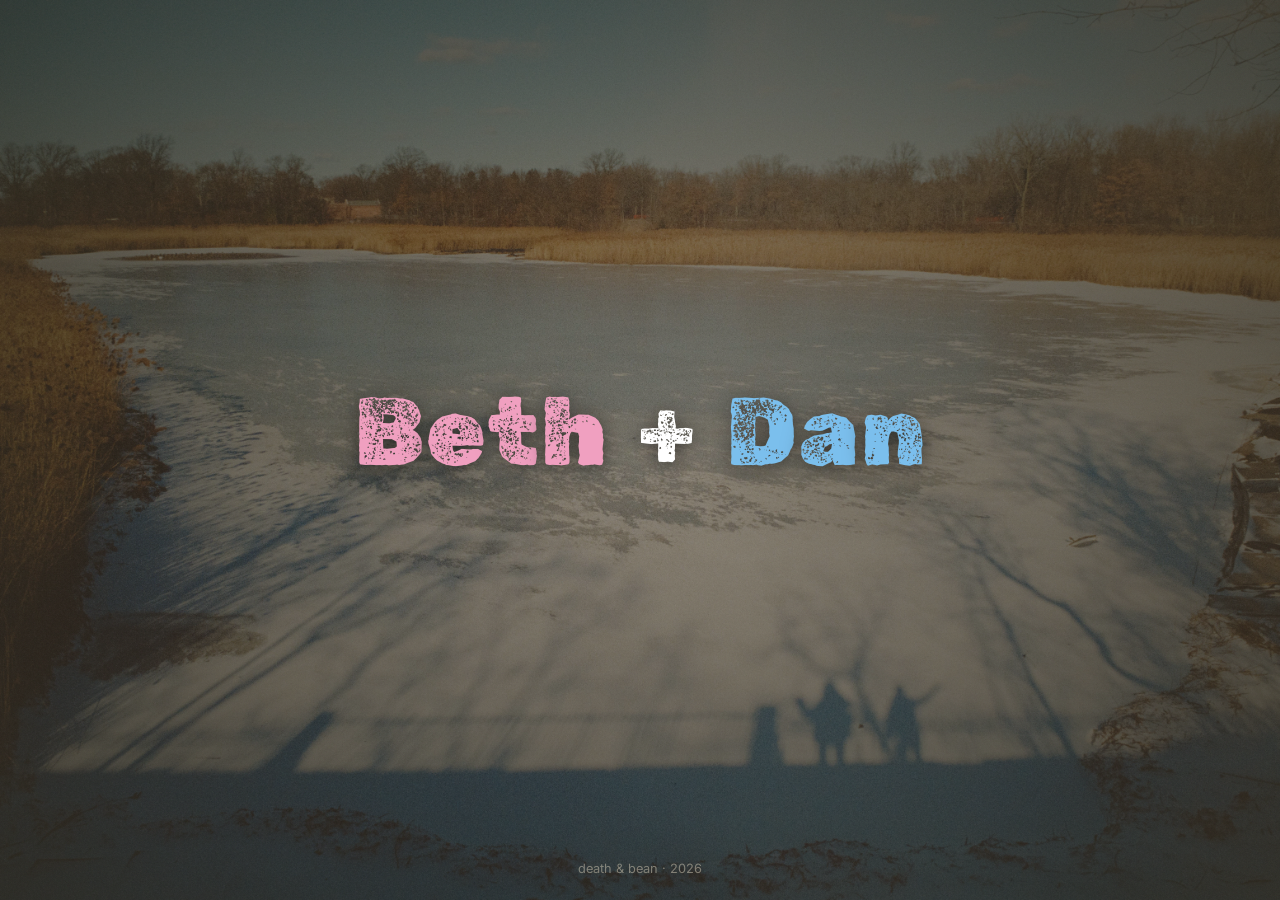
<file: index.html>
<!DOCTYPE html>
<html lang="en">
<head>
  <meta charset="UTF-8">
  <meta name="viewport" content="width=device-width, initial-scale=1.0">
  <title>Beth + Dan</title>

  <meta property="og:title" content="Beth + Dan">
  <meta property="og:description" content="A little corner of the internet for Beth & Dan.">
  <meta property="og:type" content="website">
  <meta property="og:url" content="https://bethplusdan.com">

  <link rel="icon" href="/favicon.ico" type="image/x-icon">
  <link rel="preconnect" href="https://fonts.googleapis.com">
  <link rel="preconnect" href="https://fonts.gstatic.com" crossorigin>
  <link href="https://fonts.googleapis.com/css2?family=Rubik+Dirt&family=Caveat:wght@400;600;700&family=Inter:wght@400;500;600&display=swap" rel="stylesheet">

  <style>
    :root {
      --bg: #2c2a1f;
      --text: #f5f0e4;
      --text-muted: #d4ccb8;
      --accent: #8aab6e;
      --accent-light: #a8c98e;
      --warm: #d4a567;
      --card-bg: rgba(35, 33, 25, 0.75);
      --border: rgba(245, 240, 228, 0.12);
      --heading-font: 'Rubik Dirt', 'Caveat', cursive;
      --handwriting: 'Caveat', cursive;
    }

    * { margin: 0; padding: 0; box-sizing: border-box; }
    html { scroll-behavior: smooth; }

    body {
      font-family: 'Inter', sans-serif;
      color: var(--text);
      background: var(--bg);
      min-height: 100vh;
      display: flex;
      flex-direction: column;
      align-items: center;
      justify-content: center;
      overflow: hidden;
      position: relative;
    }

    .bg-photo {
      position: fixed;
      inset: 0;
      background: url('assets/ridgewood reservoir.jpg') center center / cover no-repeat;
      z-index: 0;
    }

    .bg-overlay {
      position: fixed;
      inset: 0;
      background: radial-gradient(ellipse at center, rgba(44, 42, 31, 0.4) 0%, rgba(44, 42, 31, 0.85) 100%);
      z-index: 0;
    }

    .grain {
      position: fixed;
      inset: 0;
      opacity: 0.04;
      pointer-events: none;
      z-index: 0;
      background-image: url("data:image/svg+xml,%3Csvg viewBox='0 0 256 256' xmlns='http://www.w3.org/2000/svg'%3E%3Cfilter id='n'%3E%3CfeTurbulence type='fractalNoise' baseFrequency='0.9' numOctaves='4' stitchTiles='stitch'/%3E%3C/filter%3E%3Crect width='100%25' height='100%25' filter='url(%23n)'/%3E%3C/svg%3E");
      background-size: 128px 128px;
    }

    .home {
      text-align: center;
      padding: 2rem;
      position: relative;
      z-index: 1;
    }

    h1 {
      font-family: var(--heading-font);
      font-size: clamp(3rem, 10vw, 6rem);
      line-height: 1.1;
      color: var(--text);
      margin-bottom: 0.25em;
      text-shadow: 0 2px 20px rgba(0, 0, 0, 0.5);
      font-weight: 400 !important;
      display: flex;
      flex-wrap: wrap;
      justify-content: center;
      gap: 0;
      min-height: 1.2em;
    }

    h1 .letter {
      display: inline-block;
      cursor: grab;
      user-select: none;
      transition: transform 0.15s, opacity 0.15s;
      padding: 0 1px;
    }

    h1 .letter:active { cursor: grabbing; }
    h1 .letter.dragging { opacity: 0.4; transform: scale(0.9); }
    h1 .letter.drop-target { transform: scale(1.15); }

    h1 .letter.beth { color: #f0a0c0; }
    h1 .letter.plus { color: #ffffff; }
    h1 .letter.dan { color: #7bbfed; }
    h1 .letter.space { width: 0.3em; cursor: default; }

    .tagline {
      font-family: var(--handwriting);
      font-size: clamp(1.2rem, 3vw, 1.8rem);
      color: var(--text-muted);
      margin-bottom: 2.5rem;
    }

    .links {
      display: flex;
      flex-wrap: wrap;
      gap: 1rem;
      justify-content: center;
    }

    .link-card {
      display: flex;
      flex-direction: column;
      align-items: center;
      gap: 0.5rem;
      padding: 1.5rem 2rem;
      background: var(--card-bg);
      border: 1px solid var(--border);
      border-radius: 16px;
      text-decoration: none;
      color: var(--text);
      transition: transform 0.2s, border-color 0.2s, background 0.2s;
      min-width: 180px;
      backdrop-filter: blur(12px);
      -webkit-backdrop-filter: blur(12px);
    }

    .link-card:hover {
      transform: translateY(-4px);
      border-color: var(--accent);
      background: rgba(138, 171, 110, 0.15);
    }

    .link-card .icon {
      font-size: 2rem;
    }

    .link-card .label {
      font-weight: 600;
      font-size: 1.1rem;
    }

    .link-card .desc {
      font-size: 0.85rem;
      color: var(--text-muted);
      font-family: var(--handwriting);
      font-size: 1.1rem;
    }

    footer {
      position: fixed;
      bottom: 1.5rem;
      font-size: 0.8rem;
      color: var(--text-muted);
      opacity: 0.5;
    }

    @media (max-width: 500px) {
      .links { flex-direction: column; align-items: center; }
      .link-card { width: 100%; max-width: 280px; }
    }
  </style>
</head>
<body>
  <div class="bg-photo"></div>
  <div class="bg-overlay"></div>
  <div class="grain"></div>

  <div class="home">
    <h1 id="anagram"></h1>
  </div>

  <footer>
    <p>death & bean &middot; 2026</p>
  </footer>

  <script>
    (() => {
      const h1 = document.getElementById('anagram');
      const letters = [
        { char: 'B', cls: 'beth' },
        { char: 'e', cls: 'beth' },
        { char: 't', cls: 'beth' },
        { char: 'h', cls: 'beth' },
        { char: ' ', cls: 'space' },
        { char: '+', cls: 'plus' },
        { char: ' ', cls: 'space' },
        { char: 'D', cls: 'dan' },
        { char: 'a', cls: 'dan' },
        { char: 'n', cls: 'dan' },
      ];

      function render() {
        h1.innerHTML = '';
        letters.forEach((l, i) => {
          const span = document.createElement('span');
          span.textContent = l.char;
          span.className = `letter ${l.cls}`;
          span.dataset.index = i;
          if (l.cls !== 'space') {
            span.draggable = true;
            span.addEventListener('dragstart', onDragStart);
            span.addEventListener('dragend', onDragEnd);
            span.addEventListener('dragover', onDragOver);
            span.addEventListener('dragenter', onDragEnter);
            span.addEventListener('dragleave', onDragLeave);
            span.addEventListener('drop', onDrop);
            // touch support
            span.addEventListener('touchstart', onTouchStart, { passive: false });
            span.addEventListener('touchmove', onTouchMove, { passive: false });
            span.addEventListener('touchend', onTouchEnd);
          }
          h1.appendChild(span);
        });
      }

      let dragIdx = null;

      function onDragStart(e) {
        dragIdx = +e.target.dataset.index;
        e.target.classList.add('dragging');
        e.dataTransfer.effectAllowed = 'move';
      }

      function onDragEnd(e) {
        e.target.classList.remove('dragging');
        h1.querySelectorAll('.drop-target').forEach(el => el.classList.remove('drop-target'));
      }

      function onDragOver(e) { e.preventDefault(); }
      function onDragEnter(e) {
        e.preventDefault();
        if (+e.target.dataset.index !== dragIdx) e.target.classList.add('drop-target');
      }
      function onDragLeave(e) { e.target.classList.remove('drop-target'); }

      function onDrop(e) {
        e.preventDefault();
        const dropIdx = +e.target.dataset.index;
        e.target.classList.remove('drop-target');
        if (dragIdx !== null && dragIdx !== dropIdx) {
          const [moved] = letters.splice(dragIdx, 1);
          letters.splice(dropIdx, 0, moved);
          render();
        }
        dragIdx = null;
      }

      // Touch drag support
      let touchEl = null;
      let touchClone = null;
      let touchIdx = null;

      function onTouchStart(e) {
        const span = e.target;
        touchIdx = +span.dataset.index;
        touchEl = span;
        span.classList.add('dragging');

        touchClone = span.cloneNode(true);
        touchClone.style.position = 'fixed';
        touchClone.style.pointerEvents = 'none';
        touchClone.style.zIndex = '9999';
        touchClone.style.opacity = '0.8';
        touchClone.style.fontSize = getComputedStyle(h1).fontSize;
        touchClone.style.fontFamily = getComputedStyle(h1).fontFamily;
        document.body.appendChild(touchClone);
        const t = e.touches[0];
        touchClone.style.left = t.clientX - 15 + 'px';
        touchClone.style.top = t.clientY - 25 + 'px';
        e.preventDefault();
      }

      function onTouchMove(e) {
        if (!touchClone) return;
        const t = e.touches[0];
        touchClone.style.left = t.clientX - 15 + 'px';
        touchClone.style.top = t.clientY - 25 + 'px';

        const target = document.elementFromPoint(t.clientX, t.clientY);
        h1.querySelectorAll('.drop-target').forEach(el => el.classList.remove('drop-target'));
        if (target && target.classList.contains('letter') && target !== touchEl) {
          target.classList.add('drop-target');
        }
        e.preventDefault();
      }

      function onTouchEnd(e) {
        if (touchClone) {
          document.body.removeChild(touchClone);
          touchClone = null;
        }
        if (touchEl) touchEl.classList.remove('dragging');

        const t = e.changedTouches[0];
        const target = document.elementFromPoint(t.clientX, t.clientY);
        if (target && target.classList.contains('letter') && target !== touchEl) {
          const dropIdx = +target.dataset.index;
          const [moved] = letters.splice(touchIdx, 1);
          letters.splice(dropIdx, 0, moved);
          render();
        }
        h1.querySelectorAll('.drop-target').forEach(el => el.classList.remove('drop-target'));
        touchEl = null;
        touchIdx = null;
      }

      render();
    })();
  </script>
</body>
</html>
</file>
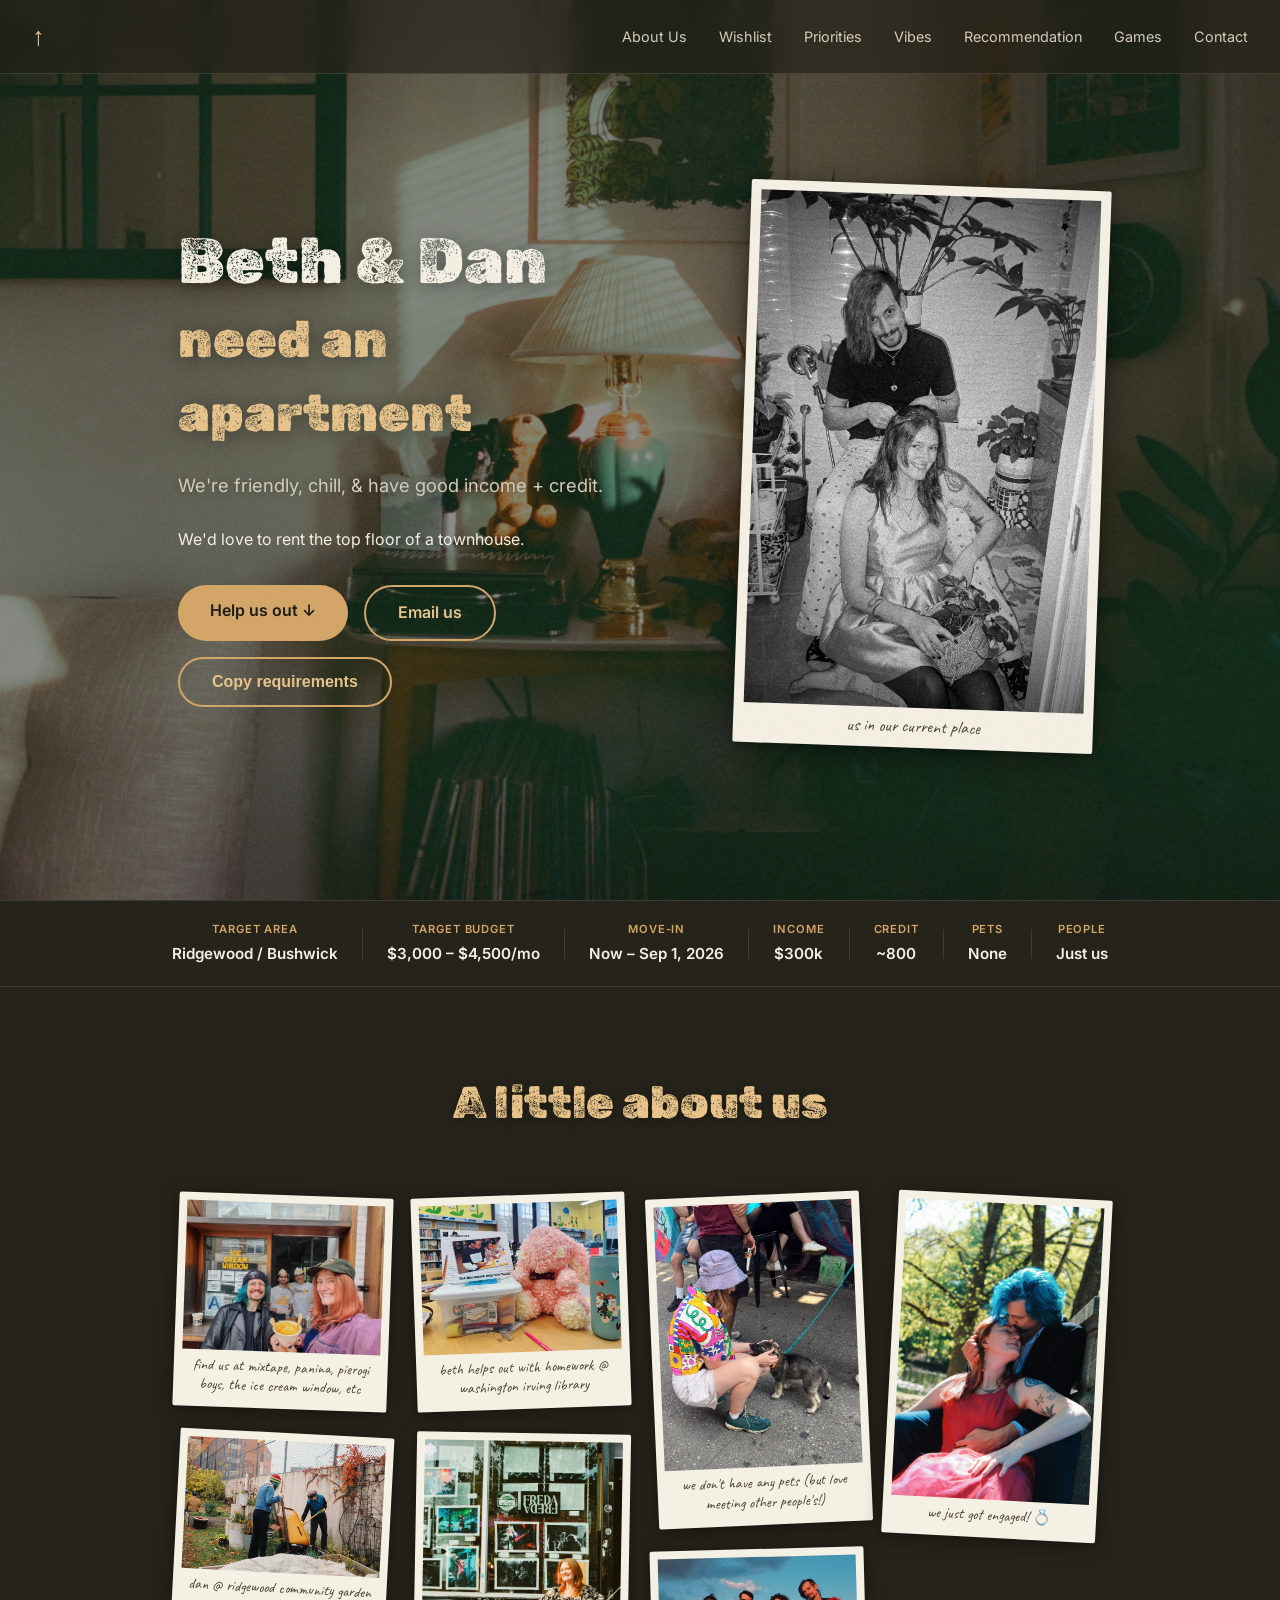
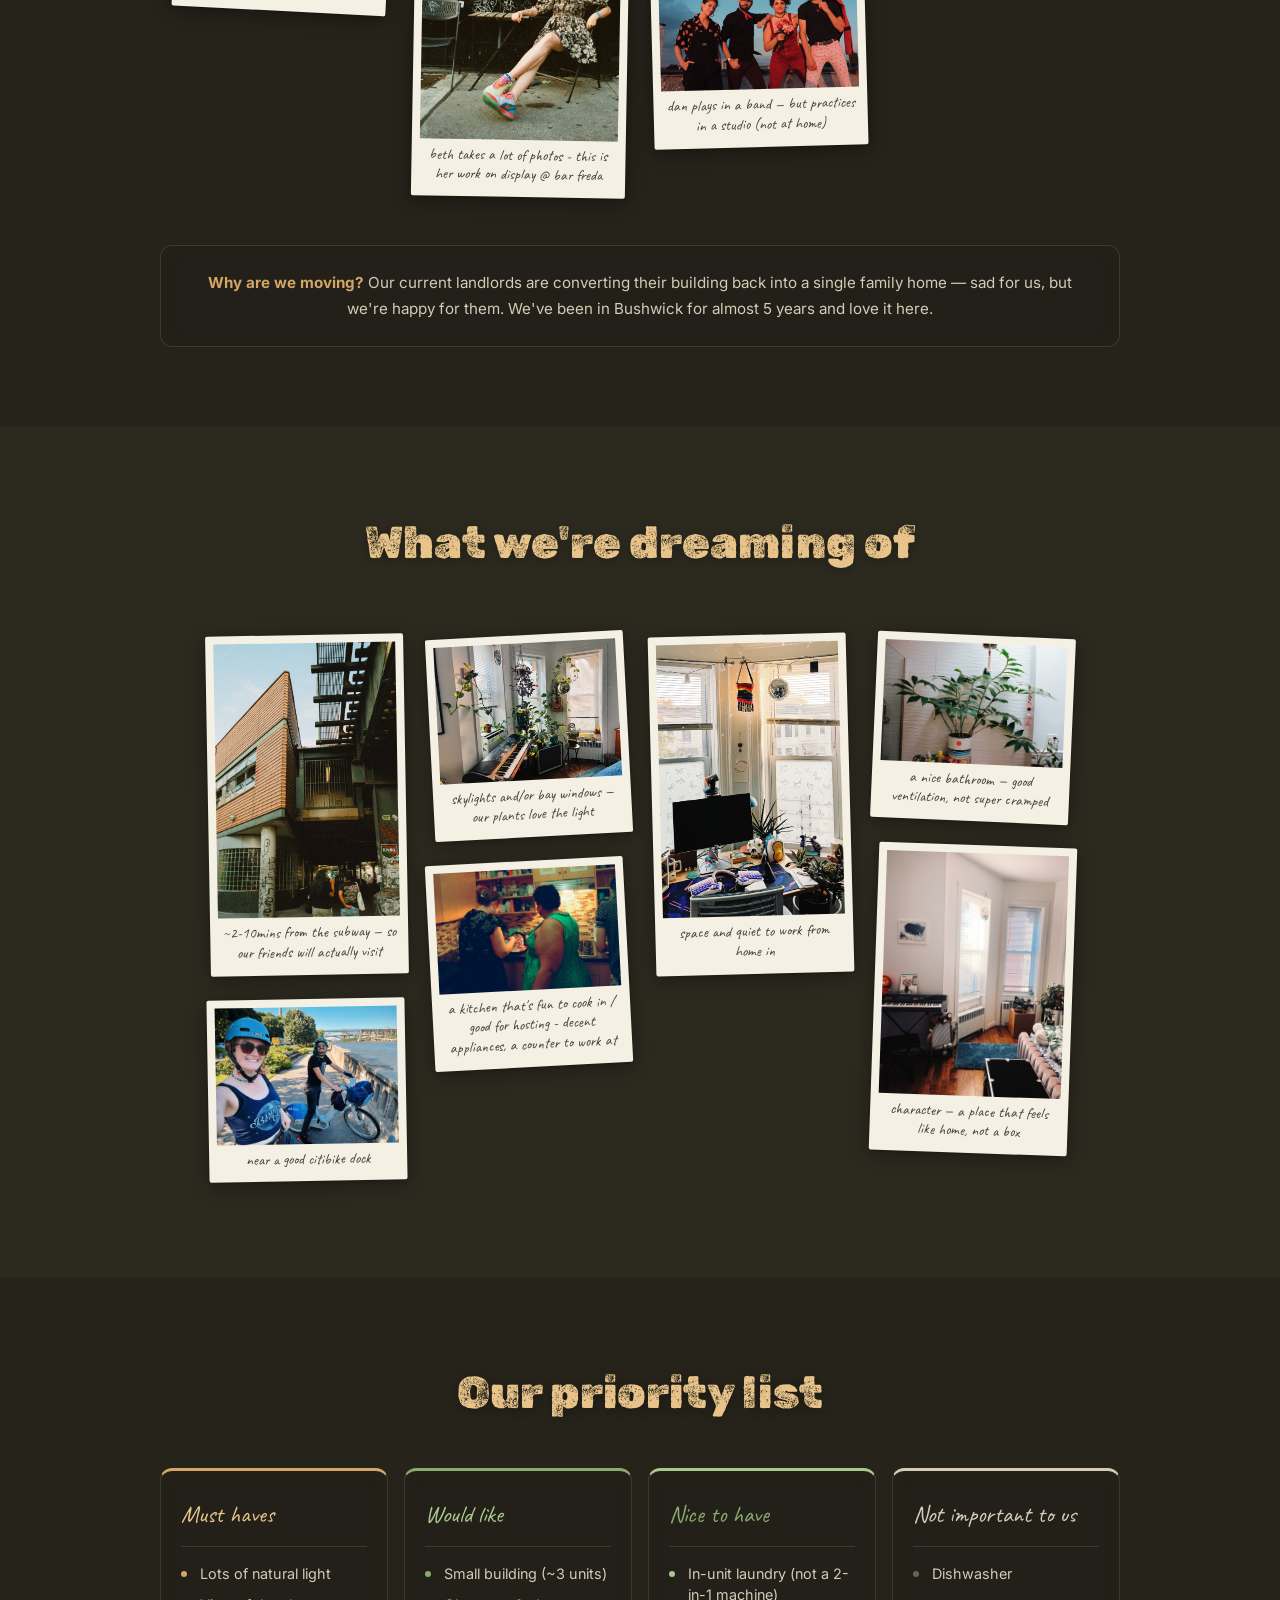
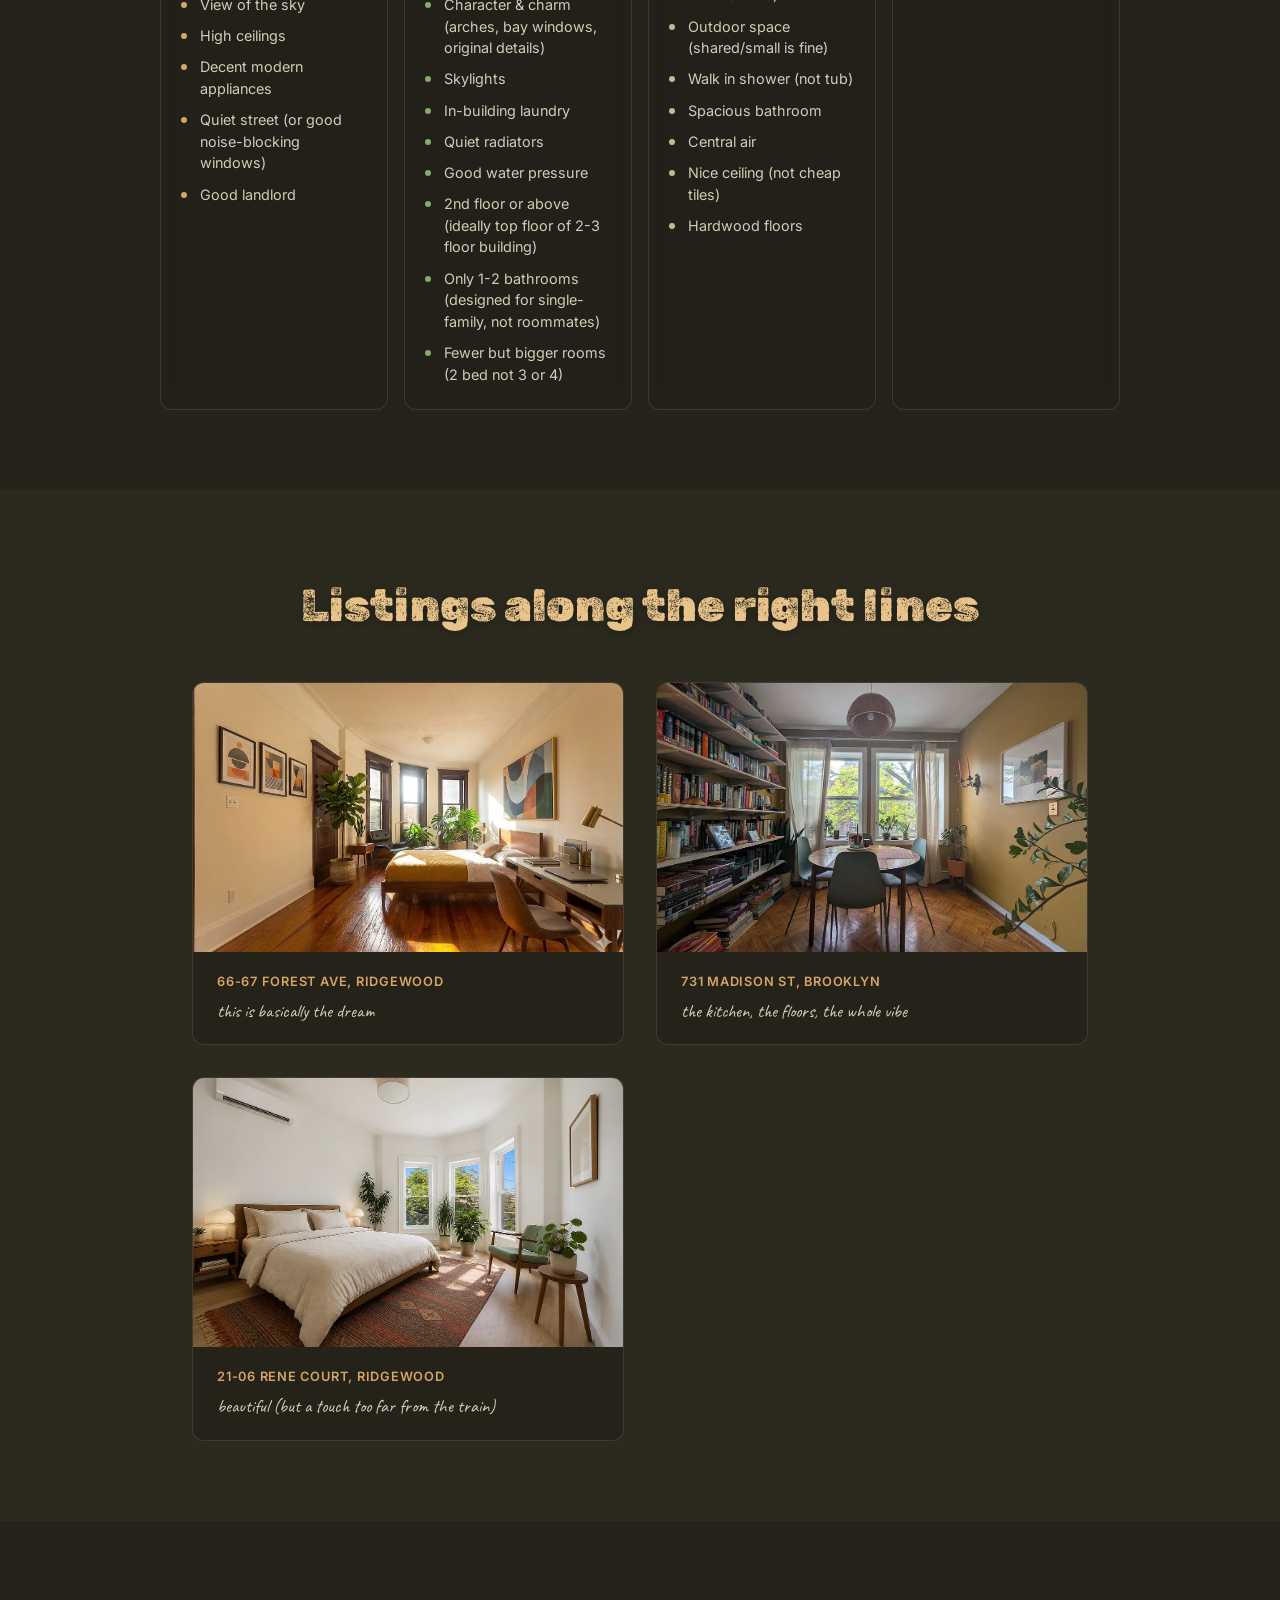
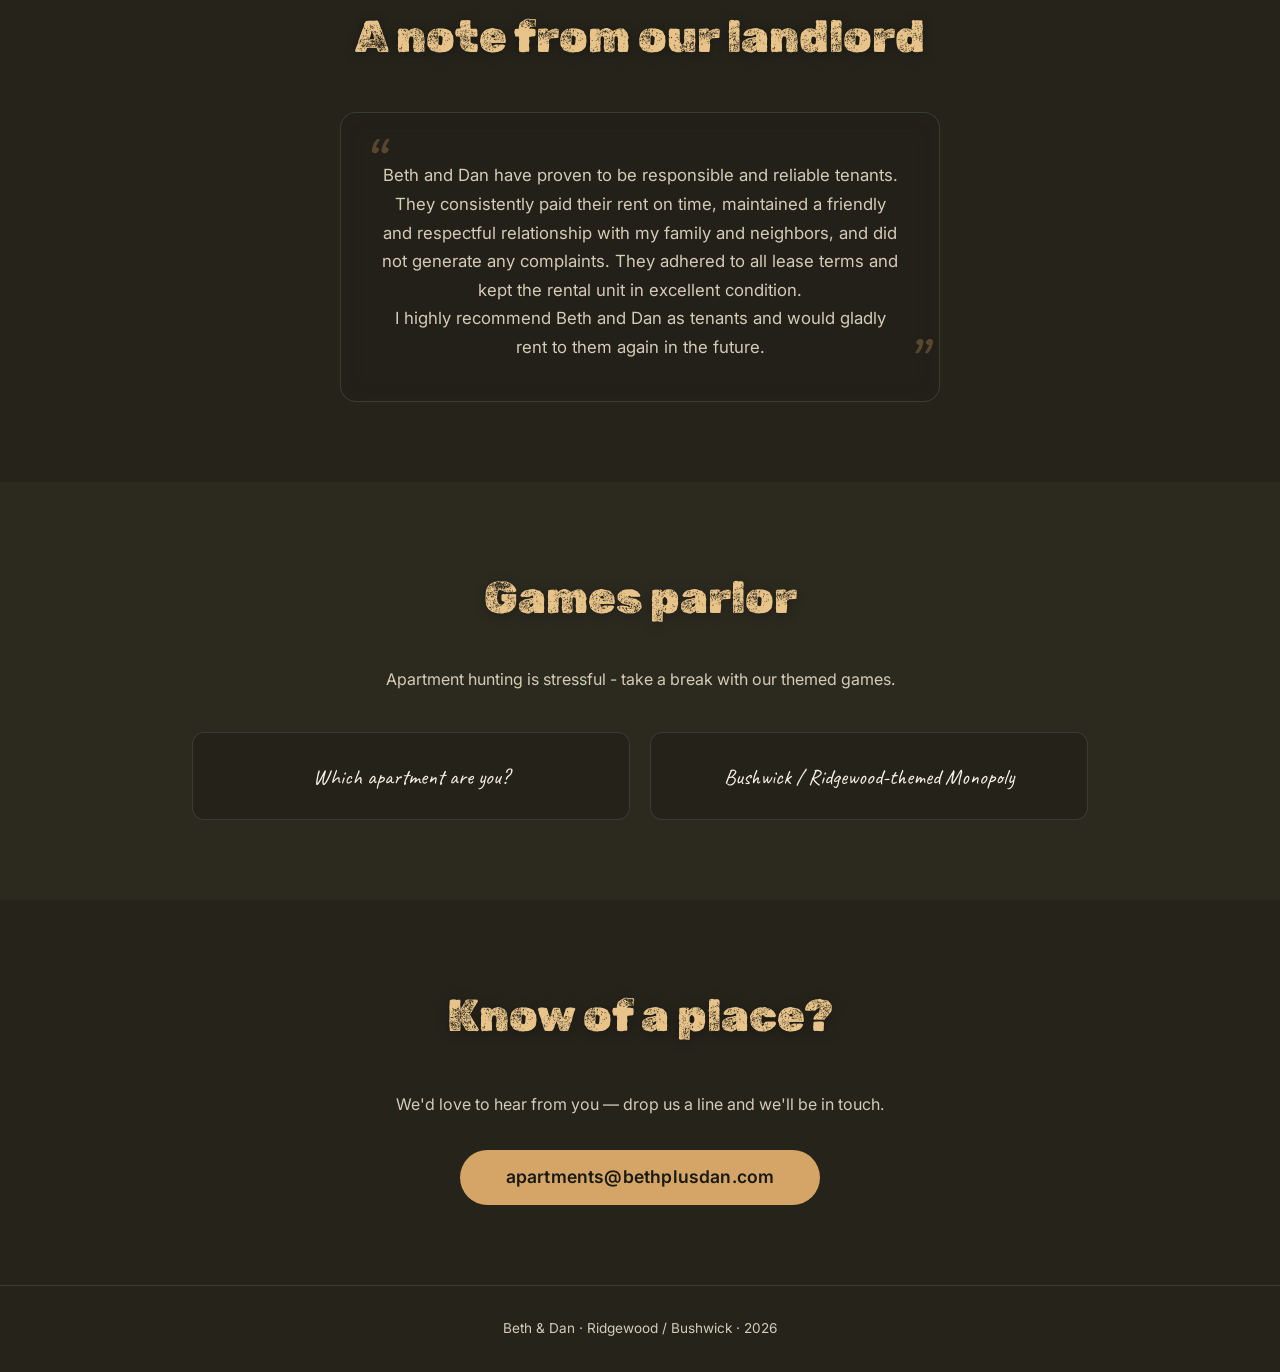
<file: apartmenthunt/index.html>
<!DOCTYPE html>
<html lang="en">
<head>
  <meta charset="UTF-8">
  <meta name="viewport" content="width=device-width, initial-scale=1.0">
  <title>Beth & Dan Need an Apartment!</title>

  <meta property="og:title" content="Beth & Dan Need an Apartment!">
  <meta property="og:description" content="Friendly couple with good income & credit looking for a place in Ridgewood / Bushwick. We'd love to rent the top floor of your townhouse.">
  <meta property="og:image" content="https://bethplusdan.com/apartmenthunt/assets/photos/ice-cream-window.jpg">
  <meta property="og:url" content="https://bethplusdan.com/apartmenthunt/">
  <meta property="og:type" content="website">
  <meta name="twitter:card" content="summary_large_image">

  <link rel="preconnect" href="https://fonts.googleapis.com">
  <link rel="preconnect" href="https://fonts.gstatic.com" crossorigin>
  <link href="https://fonts.googleapis.com/css2?family=Rubik+Dirt&family=Caveat:wght@400;600;700&family=Inter:wght@400;500;600&display=swap" rel="stylesheet">
  <link rel="icon" href="/favicon.ico" type="image/x-icon">
  <link rel="stylesheet" href="/apartmenthunt/style.css">
</head>
<body>
  <div class="page-bg"></div>
  <div class="page-bg-overlay"></div>
  <div class="grain"></div>

  <nav>
    <a href="#top" class="nav-logo">↑</a>
    <div class="nav-links">
      <a href="#about">About Us</a>
      <a href="#wishlist">Wishlist</a>
      <a href="#priorities">Priorities</a>
      <a href="#vibes">Vibes</a>
      <a href="#rec">Recommendation</a>
      <a href="#games-parlor">Games</a>
      <a href="#contact">Contact</a>
    </div>
  </nav>

  <header id="top">
    <div class="hero-content">
      <h1>Beth & Dan<br><span>need an apartment</span></h1>
      <p class="tagline">We're friendly, chill, & have good income + credit.</p>
      <br/>
      <p>We'd love to rent the top floor of a townhouse.</p>
      <div class="hero-btns">
        <a href="#facts" class="cta-btn">Help us out &darr;</a>
        <a href="mailto:apartments@bethplusdan.com?subject=I%20know%20of%20a%20place!" class="cta-btn cta-btn-outline">Email us</a>
        <button type="button" class="cta-btn cta-btn-outline" id="copy-requirements-btn">Copy requirements</button>
      </div>
      <p class="copy-requirements-announcer" id="copy-requirements-status" aria-live="polite" aria-atomic="true"></p>
    </div>
    <div class="hero-img-wrap">
      <img src="/apartmenthunt/assets/photos/beth-and-dan.jpg" alt="Beth and Dan at the ice cream window in Ridgewood" class="hero-flyer">
      <span class="hero-img-caption">us in our current place</span>
    </div>
  </header>

  <!-- QUICK FACTS -->
  <div class="facts-strip" id="facts">
    <div class="facts-inner">
      <div class="fact">
        <span class="fact-label">Target Area</span>
        <span class="fact-value">Ridgewood / Bushwick</span>
      </div>
      <div class="fact-divider"></div>
      <div class="fact">
        <span class="fact-label">Target Budget</span>
        <span class="fact-value">$3,000 – $4,500/mo</span>
      </div>
      <div class="fact-divider"></div>
      <div class="fact">
        <span class="fact-label">Move-in</span>
        <span class="fact-value">Now – Sep 1, 2026</span>
      </div>
      <div class="fact-divider"></div>
      <div class="fact">
        <span class="fact-label">Income</span>
        <span class="fact-value">$300k</span>
      </div>
      <div class="fact-divider"></div>
      <div class="fact">
        <span class="fact-label">Credit</span>
        <span class="fact-value">~800</span>
      </div>
      <div class="fact-divider"></div>
      <div class="fact">
        <span class="fact-label">Pets</span>
        <span class="fact-value">None</span>
      </div>
      <div class="fact-divider"></div>
      <div class="fact">
        <span class="fact-label">People</span>
        <span class="fact-value">Just us</span>
      </div>
    </div>
  </div>

  <section id="about" class="section section-alt">
    <h2>A little about us</h2>
    <div class="polaroid-scatter">
      <div class="polaroid" style="--rotate: 2deg;">
        <img src="/apartmenthunt/assets/photos/ice-cream-window.jpg" alt="Beth and Dan at the ice cream window" loading="lazy">
        <span class="polaroid-label">find us at mixtape, panina, pierogi boys, the ice cream window, etc</span>
      </div>
      <div class="polaroid" style="--rotate: 3deg;">
        <img src="/apartmenthunt/assets/photos/community-garden.jpg" alt="Volunteering at the Ridgewood Community Garden" loading="lazy">
        <span class="polaroid-label">dan @ ridgewood community garden</span>
      </div>
      <div class="polaroid" style="--rotate: -2deg;">
        <img src="/apartmenthunt/assets/photos/library-volunteering.jpg" alt="Volunteering at Washington Irving library" loading="lazy">
        <span class="polaroid-label">beth helps out with homework @ washington irving library</span>
      </div>
      <div class="polaroid" style="--rotate: 1deg;">
        <img src="/apartmenthunt/assets/photos/bar-freda.jpg" alt="Beth with her photos on display" loading="lazy">
        <span class="polaroid-label">beth takes a lot of photos - this is her work on display @ bar freda</span>
      </div>
      <div class="polaroid" style="--rotate: -2.5deg;">
        <img src="/apartmenthunt/assets/photos/mixtape-dog.jpg" alt="Petting a dog outside Mixtape" loading="lazy">
        <span class="polaroid-label">we don't have any pets (but love meeting other people's!)</span>
      </div>
      <div class="polaroid" style="--rotate: -1.5deg;">
        <img src="/apartmenthunt/assets/photos/band.jpg" alt="Dan playing in a band on a rooftop" loading="lazy">
        <span class="polaroid-label">dan plays in a band — but practices in a studio (not at home)</span>
      </div>
      <div class="polaroid" style="--rotate: 3deg;">
        <img src="/apartmenthunt/assets/photos/engaged.jpg" alt="Beth and Dan just got engaged!" loading="lazy">
        <span class="polaroid-label">we just got engaged! 💍</span>
      </div>
    </div>
    <div class="about-context">
      <p><strong>Why are we moving?</strong> Our current landlords are converting their building back into a single family home — sad for us, but we're happy for them. We've been in Bushwick for almost 5 years and love it here.</p>
    </div>
  </section>

  <section id="wishlist" class="section">
    <h2>What we're dreaming of</h2>
    <div class="polaroid-scatter">
      <div class="polaroid" style="--rotate: -1deg;">
        <img src="/apartmenthunt/assets/photos/subway.jpg" alt="Near the subway" loading="lazy">
        <span class="polaroid-label">~2-10mins from the subway — so our friends will actually visit</span>
      </div>
      <div class="polaroid" style="--rotate: -1deg;">
        <img src="/apartmenthunt/assets/photos/citibike.jpg" alt="Beth and Dan on a Citi Bike ride along the river" loading="lazy">
        <span class="polaroid-label">near a good citibike dock</span>
      </div>
      <div class="polaroid" style="--rotate: -3deg;">
        <img src="/apartmenthunt/assets/photos/bay-windows-plants.jpg" alt="Our plant corner with keyboard, disco ball, and lots of greenery" loading="lazy">
        <span class="polaroid-label">skylights and/or bay windows — our plants love the light</span>
      </div>
      <div class="polaroid" style="--rotate: -3deg;">
        <img src="/apartmenthunt/assets/photos/kitchen.jpg" alt="Cooking with friends in the kitchen" loading="lazy">
        <span class="polaroid-label">a kitchen that's fun to cook in / good for hosting - decent appliances, a counter to work at</span>
      </div>
      <div class="polaroid" style="--rotate: -1.5deg;">
        <img src="/apartmenthunt/assets/photos/desk.jpg" alt="Bay windows are great for a desk" loading="lazy">
        <span class="polaroid-label">space and quiet to work from home in</span>
      </div>
      <div class="polaroid" style="--rotate: 2.5deg;">
        <img src="/apartmenthunt/assets/photos/bathroom-plant.jpg" alt="The spiral ginger in the bathroom" loading="lazy">
        <span class="polaroid-label">a nice bathroom — good ventilation, not super cramped</span>
      </div>
      <div class="polaroid" style="--rotate: 2deg;">
        <img src="/apartmenthunt/assets/photos/bay-windows-1.jpg" alt="Bay windows letting in light" loading="lazy">
        <span class="polaroid-label">character — a place that feels like home, not a box</span>
      </div>
    </div>
  </section>

  <!-- PRIORITIES TABLE -->
  <section id="priorities" class="section section-alt">
    <h2>Our priority list</h2>
    <div class="priorities-table">
      <div class="priority-col priority-must">
        <div class="priority-header">Must haves</div>
        <ul>
          <li>Lots of natural light</li>
          <li>View of the sky</li>
          <li>High ceilings</li>
          <li>Decent modern appliances</li>
          <li>Quiet street (or good noise-blocking windows)</li>
          <li>Good landlord</li>
        </ul>
      </div>
      <div class="priority-col priority-would-like">
        <div class="priority-header">Would like</div>
        <ul>
          <li>Small building (~3 units)</li>
          <li>Character &amp; charm (arches, bay windows, original details)</li>
          <li>Skylights</li>
          <li>In-building laundry</li>
          <li>Quiet radiators</li>
          <li>Good water pressure</li>
          <li>2nd floor or above (ideally top floor of 2-3 floor building)</li>
          <li>Only 1-2 bathrooms (designed for single-family, not roommates)</li>
          <li>Fewer but bigger rooms (2 bed not 3 or 4)</li>
        </ul>
      </div>
      <div class="priority-col priority-nice">
        <div class="priority-header">Nice to have</div>
        <ul>
          <li>In-unit laundry (not a 2-in-1 machine)</li>
          <li>Outdoor space (shared/small is fine)</li>
          <li>Walk in shower (not tub)</li>
          <li>Spacious bathroom</li>
          <li>Central air</li>
          <li>Nice ceiling (not cheap tiles)</li>
          <li>Hardwood floors</li>
        </ul>
      </div>
      <div class="priority-col priority-meh">
        <div class="priority-header">Not important to us</div>
        <ul>
          <li>Dishwasher</li>
        </ul>
      </div>
    </div>
  </section>

  <!-- VIBE BOARD -->
  <section id="vibes" class="section">
    <h2>Listings along the right lines</h2>
    <div class="vibes-grid">
      <a href="https://streeteasy.com/building/66_67-forest-avenue-ridgewood/2" target="_blank" class="vibe-card">
        <div class="vibe-img-wrap">
          <img src="/apartmenthunt/assets/photos/66-67%20forest.webp" alt="66-67 Forest Ave, Ridgewood" loading="lazy">
        </div>
        <div class="vibe-info">
          <span class="vibe-address">66-67 Forest Ave, Ridgewood</span>
          <span class="vibe-caption">this is basically the dream</span>
        </div>
      </a>
      <a href="https://streeteasy.com/building/731-madison-street-brooklyn/2" target="_blank" class="vibe-card">
        <div class="vibe-img-wrap">
          <img src="/apartmenthunt/assets/photos/731%20madison.webp" alt="731 Madison St, Brooklyn" loading="lazy">
        </div>
        <div class="vibe-info">
          <span class="vibe-address">731 Madison St, Brooklyn</span>
          <span class="vibe-caption">the kitchen, the floors, the whole vibe</span>
        </div>
      </a>
      <a href="https://streeteasy.com/building/21_06-rene-court-ridgewood/2" target="_blank" class="vibe-card">
        <div class="vibe-img-wrap">
          <img src="/apartmenthunt/assets/photos/21-06rene.webp" alt="21-06 Rene Court, Ridgewood" loading="lazy">
        </div>
        <div class="vibe-info">
          <span class="vibe-address">21-06 Rene Court, Ridgewood</span>
          <span class="vibe-caption">beautiful (but a touch too far from the train)</span>
        </div>
      </a>
    </div>
  </section>

  <!-- LANDLORD RECOMMENDATION -->
  <section id="rec" class="section section-alt">
    <h2>A note from our landlord</h2>
    <div class="rec-card">
      <div class="rec-quote-mark">&ldquo;</div>
      <p class="rec-note">Beth and Dan have proven to be responsible and reliable tenants. They consistently paid their rent on time, maintained a friendly and respectful relationship with my family and neighbors, and did not generate any complaints. They adhered to all lease terms and kept the rental unit in excellent condition.<br/>I highly recommend Beth and Dan as tenants and would gladly rent to them again in the future.</p>
      <div class="rec-quote-mark rec-quote-close">&rdquo;</div>
    </div>
  </section>

  <section id="games-parlor" class="section games-parlor">
    <h2>Games parlor</h2>
    <p class="games-parlor-intro">Apartment hunting is stressful - take a break with our themed games.</p>
    <div class="games-parlor-grid">
      <a href="/apartmenthunt/quiz/" class="games-parlor-card">Which apartment are you?</a>
      <a href="/apartmenthunt/monopoly/" class="games-parlor-card">Bushwick / Ridgewood-themed Monopoly</a>
    </div>
  </section>

  <section id="contact" class="section section-alt">
    <h2>Know of a place?</h2>
    <p class="contact-subtitle">We'd love to hear from you — drop us a line and we'll be in touch.</p>
    <a href="mailto:apartments@bethplusdan.com?subject=I%20know%20of%20a%20place!" class="cta-btn contact-email-btn">apartments@bethplusdan.com</a>
  </section>

  <footer>
    <p>Beth & Dan &middot; Ridgewood / Bushwick &middot; 2026</p>
  </footer>

  <script src="/apartmenthunt/main.js"></script>
</body>
</html>
</file>
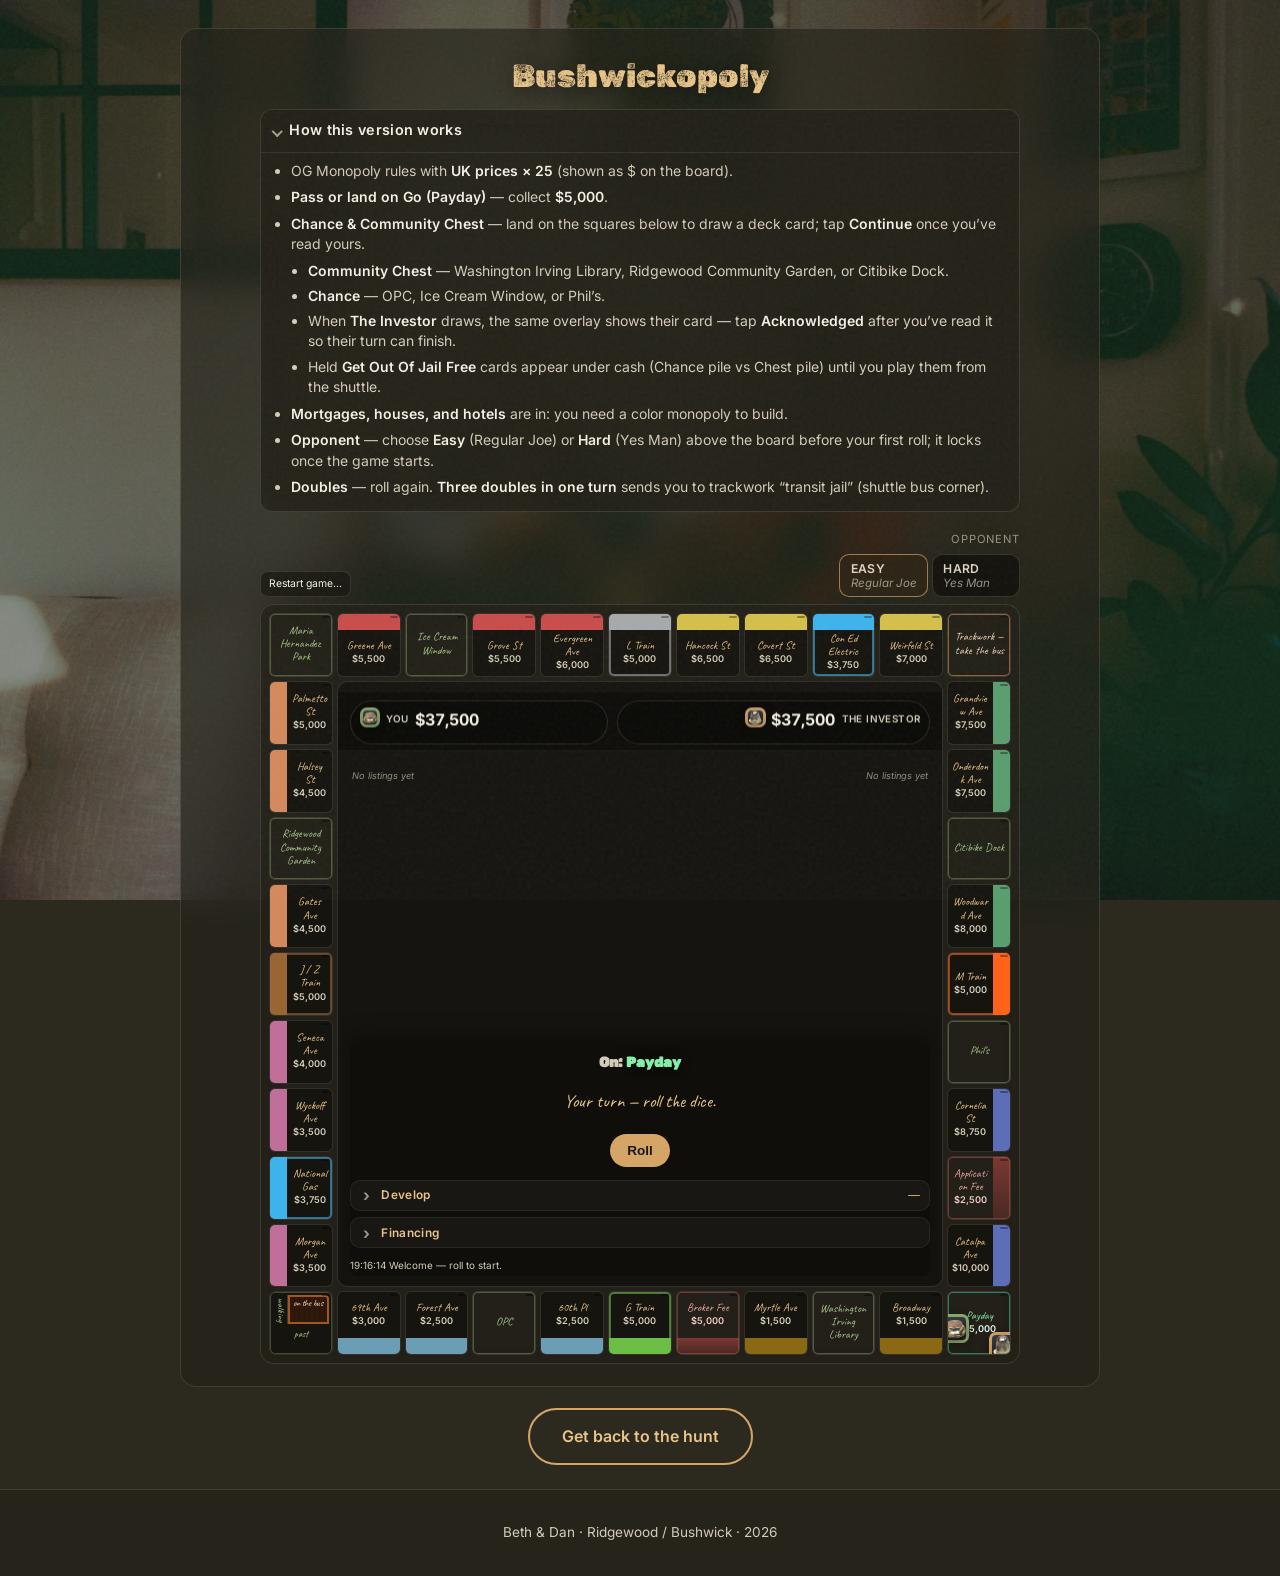
<file: apartmenthunt/monopoly/index.html>
<!DOCTYPE html>
<html lang="en">
<head>
  <meta charset="UTF-8">
  <meta name="viewport" content="width=device-width, initial-scale=1.0">
  <title>Bushwickopoly · Beth &amp; Dan Need an Apartment</title>

  <link rel="preconnect" href="https://fonts.googleapis.com">
  <link rel="preconnect" href="https://fonts.gstatic.com" crossorigin>
  <link href="https://fonts.googleapis.com/css2?family=Rubik+Dirt&family=Caveat:wght@400;600;700&family=Inter:wght@400;500;600&display=swap" rel="stylesheet">
  <link rel="icon" href="/favicon.ico" type="image/x-icon">
  <link rel="stylesheet" href="/apartmenthunt/style.css">
</head>
<body class="page-monopoly">
  <div class="page-bg"></div>
  <div class="page-bg-overlay"></div>
  <div class="grain"></div>

  <div class="page-monopoly-shell">
    <main class="monopoly-main">
      <section id="game" class="section monopoly-section monopoly-page">
        <div class="monopoly-panel">
          <h1 class="monopoly-page-title">Bushwickopoly</h1>
          <details class="mono-rules">
            <summary class="mono-rules-summary">How this version works</summary>
            <div class="mono-rules-body">
              <ul class="mono-rules-list">
                <li>OG Monopoly rules with <strong>UK prices × 25</strong> (shown as $ on the board).</li>
                <li><strong>Pass or land on Go (Payday)</strong> — collect <strong>$5,000</strong>.</li>
                <li>
                  <strong>Chance &amp; Community Chest</strong> — land on the squares below to draw a deck card; tap <strong>Continue</strong>
                  once you’ve read yours.
                  <ul class="mono-rules-sublist">
                    <li>
                      <strong>Community Chest</strong> — Washington Irving Library, Ridgewood Community Garden, or Citibike Dock.
                    </li>
                    <li>
                      <strong>Chance</strong> — OPC, Ice Cream Window, or Phil’s.
                    </li>
                    <li>
                      When <strong>The Investor</strong> draws, the same overlay shows their card — tap <strong>Acknowledged</strong> after you’ve read it so their turn can finish.
                    </li>
                    <li>Held <strong>Get Out Of Jail Free</strong> cards appear under cash (Chance pile vs Chest pile) until you play them from the shuttle.</li>
                  </ul>
                </li>
                <li><strong>Mortgages, houses, and hotels</strong> are in: you need a color monopoly to build.</li>
                <li><strong>Opponent</strong> — choose <strong>Easy</strong> (Regular Joe) or <strong>Hard</strong> (Yes Man) above the board before your first roll; it locks once the game starts.</li>
                <li><strong>Doubles</strong> — roll again. <strong>Three doubles in one turn</strong> sends you to trackwork “transit jail” (shuttle bus corner).</li>
              </ul>
            </div>
          </details>
          <div class="mono-board-region">
            <div class="mono-board-toolbar">
              <div class="mono-toolbar-cell mono-toolbar-cell--start">
                <div class="mono-restart-cluster" id="monoRestartCluster">
                  <button
                    type="button"
                    class="mono-mini-btn mono-restart-reveal"
                    id="monoRestartRevealBtn"
                    aria-expanded="false"
                    aria-controls="monoRestartConfirmPanel"
                  >
                    <span class="mono-restart-label mono-restart-label--long">Restart game…</span>
                    <span class="mono-restart-label mono-restart-label--short">Restart…</span>
                  </button>
                  <div id="monoRestartConfirmPanel" class="mono-restart-confirm-panel" hidden>
                    <button type="button" class="mono-mini-btn mono-restart-confirm" id="monoRestartConfirmBtn">
                      <span class="mono-restart-confirm-label mono-restart-confirm-label--long">Yes, restart</span>
                      <span class="mono-restart-confirm-label mono-restart-confirm-label--short">Restart</span>
                    </button>
                    <button type="button" class="mono-mini-btn mono-restart-cancel" id="monoRestartCancelBtn">
                      Cancel
                    </button>
                  </div>
                </div>
              </div>
              <div class="mono-toolbar-cell mono-toolbar-cell--end">
                <div id="monoDifficultyDock" class="mono-difficulty-dock" aria-live="polite"></div>
              </div>
            </div>
            <div class="mono-board-wrap">
              <div id="monoBoard" class="mono-board" data-piece-human="/apartmenthunt/assets/hat.png" data-piece-ai="/apartmenthunt/assets/thimble.png" role="region" aria-label="Monopoly board"></div>
            </div>
          </div>
        </div>
      </section>

      <div class="subpage-back-wrap">
        <a href="/apartmenthunt/" class="cta-btn cta-btn-outline">Get back to the hunt</a>
      </div>
    </main>

    <footer>
      <p>Beth &amp; Dan &middot; Ridgewood / Bushwick &middot; 2026</p>
    </footer>
  </div>

  <script type="module" src="/apartmenthunt/monopoly.js"></script>
</body>
</html>
</file>
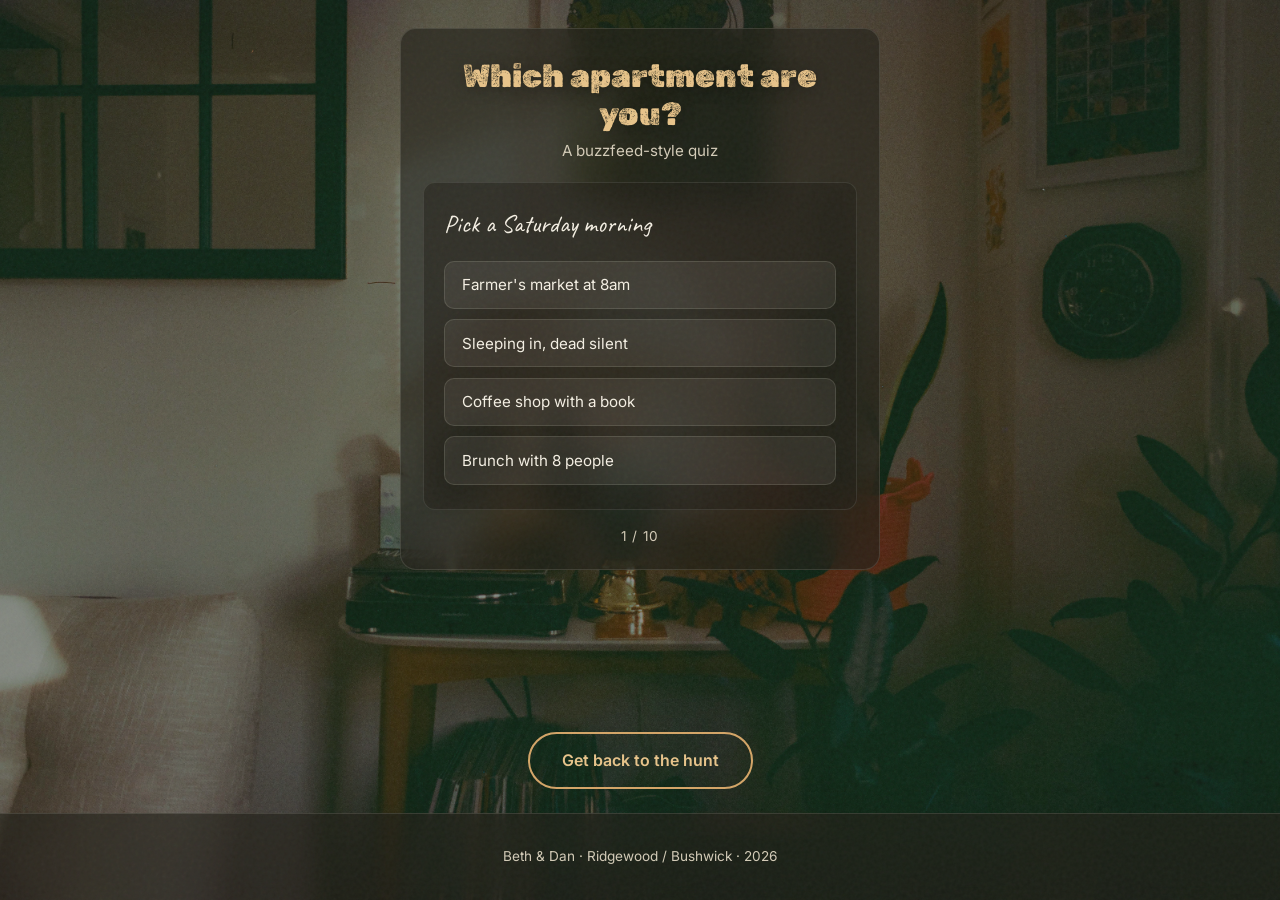
<file: apartmenthunt/quiz/index.html>
<!DOCTYPE html>
<html lang="en">
<head>
  <meta charset="UTF-8">
  <meta name="viewport" content="width=device-width, initial-scale=1.0">
  <title>Which apartment are you? · Beth &amp; Dan Need an Apartment</title>

  <link rel="preconnect" href="https://fonts.googleapis.com">
  <link rel="preconnect" href="https://fonts.gstatic.com" crossorigin>
  <link href="https://fonts.googleapis.com/css2?family=Rubik+Dirt&family=Caveat:wght@400;600;700&family=Inter:wght@400;500;600&display=swap" rel="stylesheet">
  <link rel="icon" href="/favicon.ico" type="image/x-icon">
  <link rel="stylesheet" href="/apartmenthunt/style.css">
</head>
<body class="page-quiz">
  <div class="page-bg"></div>
  <div class="page-bg-overlay"></div>
  <div class="grain"></div>

  <div class="page-quiz-shell">
    <main class="quiz-main">
      <section id="quiz" class="section quiz-page">
        <div class="quiz-container">
          <div class="quiz-panel">
            <h1 class="quiz-page-title">Which apartment are you?</h1>
            <p class="quiz-page-subtitle">A buzzfeed-style quiz</p>
            <div class="quiz-card">
              <p class="quiz-prompt"></p>
              <div class="quiz-options"></div>
            </div>
            <div class="quiz-progress" aria-live="polite"></div>
            <div class="quiz-result" hidden>
              <h2 class="quiz-result-name"></h2>
              <p class="quiz-result-desc"></p>
              <button type="button" class="quiz-restart cta-btn">Play again</button>
            </div>
          </div>
        </div>
      </section>

      <div class="subpage-back-wrap">
        <a href="/apartmenthunt/" class="cta-btn cta-btn-outline">Get back to the hunt</a>
      </div>
    </main>

    <footer>
      <p>Beth &amp; Dan &middot; Ridgewood / Bushwick &middot; 2026</p>
    </footer>
  </div>

  <script src="/apartmenthunt/quiz.js"></script>
</body>
</html>
</file>
<file: apartmenthunt/style.css>
:root {
  --bg: #2c2a1f;
  --text: #f5f0e4;
  --text-muted: #d4ccb8;
  --accent: #8aab6e;
  --accent-light: #a8c98e;
  --warm: #d4a567;
  --warm-light: #e8c48a;
  --card-bg: rgba(35, 33, 25, 0.75);
  --card-bg-solid: #2a2820;
  --border: rgba(245, 240, 228, 0.12);
  --glass: rgba(35, 33, 25, 0.65);
  --heading-font: 'Rubik Dirt', 'Caveat', cursive;
  --handwriting: 'Caveat', cursive;
}

* {
  margin: 0;
  padding: 0;
  box-sizing: border-box;
}

html {
  scroll-behavior: smooth;
}

body {
  font-family: 'Inter', sans-serif;
  color: var(--text);
  line-height: 1.6;
  overflow-x: hidden;
  background: var(--bg);
}

.page-bg {
  position: fixed;
  inset: 0;
  z-index: -2;
  background: url('/apartmenthunt/assets/photos/background.jpg') center / cover no-repeat;
}

.page-bg-overlay {
  position: fixed;
  inset: 0;
  z-index: -1;
  background: rgba(30, 28, 20, 0.5);
}

.grain {
  position: fixed;
  inset: 0;
  pointer-events: none;
  z-index: 9999;
  opacity: 0.045;
  background-image: url("data:image/svg+xml,%3Csvg viewBox='0 0 256 256' xmlns='http://www.w3.org/2000/svg'%3E%3Cfilter id='noise'%3E%3CfeTurbulence type='fractalNoise' baseFrequency='0.9' numOctaves='4' stitchTiles='stitch'/%3E%3C/filter%3E%3Crect width='100%25' height='100%25' filter='url(%23noise)'/%3E%3C/svg%3E");
}

/* NAV */
nav {
  position: fixed;
  top: 0;
  left: 0;
  right: 0;
  z-index: 10001;
  display: flex;
  justify-content: space-between;
  align-items: center;
  padding: 1rem 2rem;
  background: var(--glass);
  backdrop-filter: blur(16px);
  border-bottom: 1px solid var(--border);
}

.nav-logo {
  font-family: var(--heading-font);
  font-size: 1.6rem;
  font-weight: 400;
  color: var(--warm-light);
  text-decoration: none;
}

.nav-links {
  display: flex;
  gap: 2rem;
}

.nav-links a {
  color: var(--text-muted);
  text-decoration: none;
  font-size: 0.9rem;
  transition: color 0.2s;
}

.nav-links a:hover {
  color: var(--warm-light);
}


/* HERO (landing page only — not quiz/monopoly subpage headers) */
header#top {
  min-height: 100vh;
  display: flex;
  align-items: center;
  justify-content: center;
  gap: 4rem;
  padding: 6rem 2rem 4rem;
  position: relative;
}

.hero-content {
  position: relative;
  max-width: 500px;
  z-index: 1;
}

.hero-content h1 {
  font-family: var(--heading-font);
  font-size: 4rem;
  line-height: 1.15;
  font-weight: 400;
  color: var(--text);
  text-shadow: 0 2px 20px rgba(0, 0, 0, 0.4);
}

.hero-content h1 span {
  color: var(--warm-light);
  font-size: 3.2rem;
}

.tagline {
  margin-top: 1.5rem;
  font-size: 1.15rem;
  color: var(--text-muted);
  line-height: 1.7;
  text-shadow: 0 1px 8px rgba(0, 0, 0, 0.3);
}

.cta-btn {
  display: inline-block;
  margin-top: 2rem;
  padding: 0.85rem 2rem;
  background: var(--warm);
  color: #1a1a14;
  font-weight: 600;
  font-size: 1rem;
  border: none;
  border-radius: 50px;
  cursor: pointer;
  text-decoration: none;
  transition: background 0.2s, transform 0.2s;
}

.cta-btn:hover {
  background: var(--warm-light);
  transform: translateY(-2px);
}

.cta-btn-outline {
  background: transparent;
  border: 2px solid var(--warm);
  color: var(--warm-light);
}

.cta-btn-outline:hover {
  background: var(--warm);
  color: #1a1a14;
}

.hero-btns {
  display: flex;
  gap: 1rem;
  flex-wrap: wrap;
  margin-top: 2rem;
}

.hero-btns .cta-btn {
  margin-top: 0;
}

.copy-requirements-announcer {
  position: absolute;
  width: 1px;
  height: 1px;
  padding: 0;
  margin: -1px;
  overflow: hidden;
  clip: rect(0, 0, 0, 0);
  white-space: nowrap;
  border: 0;
}

.hero-img-wrap {
  z-index: 1;
  max-width: 360px;
  background: #f5f0e4;
  padding: 10px 10px 40px;
  border-radius: 2px;
  box-shadow: 0 8px 40px rgba(0, 0, 0, 0.5), 0 2px 8px rgba(0, 0, 0, 0.3);
  transform: rotate(2deg);
  transition: transform 0.3s;
  position: relative;
}

.hero-img-wrap:hover {
  transform: rotate(0deg) scale(1.02);
}

.hero-flyer {
  width: 100%;
  display: block;
}

.hero-img-caption {
  position: absolute;
  bottom: 8px;
  left: 0;
  right: 0;
  text-align: center;
  font-family: var(--handwriting);
  font-size: 1.1rem;
  color: #4a4535;
}

/* SECTIONS */
.section {
  padding: 5rem 2rem;
  max-width: 960px;
  margin: 0 auto;
}

.section-alt {
  max-width: 100%;
  background: var(--glass);
  backdrop-filter: blur(8px);
}

.section-alt > * {
  max-width: 960px;
  margin-left: auto;
  margin-right: auto;
}

.section h2 {
  font-family: var(--heading-font);
  font-size: 2.8rem;
  font-weight: 400;
  color: var(--warm-light);
  text-align: center;
  margin-bottom: 2.5rem;
  text-shadow: 0 2px 12px rgba(0, 0, 0, 0.3);
}

/* ABOUT CONTEXT */
.about-context {
  margin-top: 2rem;
  padding: 1.5rem 2rem;
  background: var(--card-bg);
  backdrop-filter: blur(12px);
  border: 1px solid var(--border);
  border-radius: 12px;
  text-align: center;
}

.about-context p {
  color: var(--text-muted);
  font-size: 0.95rem;
  line-height: 1.7;
}

.about-context strong {
  color: var(--warm);
}

/* POLAROID GALLERY */
.polaroid-scatter {
  columns: 4;
  column-gap: 1.5rem;
  padding: 1rem;
}

.polaroid {
  background: #f5f0e4;
  padding: 8px;
  border-radius: 2px;
  box-shadow: 0 4px 20px rgba(0, 0, 0, 0.35), 0 1px 4px rgba(0, 0, 0, 0.2);
  transform: rotate(var(--rotate, 0deg));
  transition: transform 0.3s, box-shadow 0.3s;
  cursor: pointer;
  position: relative;
  break-inside: avoid;
  margin-bottom: 1.5rem;
}

.polaroid:hover {
  transform: rotate(0deg) scale(1.05);
  box-shadow: 0 12px 40px rgba(0, 0, 0, 0.5);
  z-index: 10;
}

.polaroid img {
  width: 100%;
  display: block;
}

.polaroid-label {
  display: block;
  text-align: center;
  font-family: var(--handwriting);
  font-size: 0.95rem;
  color: #4a4535;
  padding: 6px 4px 4px;
  line-height: 1.3;
}

/* MONOPOLY */
.monopoly-section {
  max-width: 920px;
  overflow-x: hidden;
}

.mono-scrollbar-none {
  scrollbar-width: none;
  -ms-overflow-style: none;
}

.mono-scrollbar-none::-webkit-scrollbar {
  width: 0;
  height: 0;
}

.mono-subtitle {
  text-align: center;
  color: var(--text-muted);
  margin-bottom: 2rem;
  font-size: 0.95rem;
  max-width: 520px;
  margin-left: auto;
  margin-right: auto;
}

.mono-rules {
  max-width: min(760px, 94vw);
  margin: 0.85rem auto 1.15rem;
  padding: 0;
  border: 1px solid var(--border);
  border-radius: 12px;
  background: var(--card-bg);
  backdrop-filter: blur(10px);
  font-size: 0.875rem;
  line-height: 1.45;
  color: var(--text);
}

.mono-rules-summary {
  list-style: none;
  cursor: pointer;
  padding: 0.65rem 0.85rem 0.65rem 0.75rem;
  font-weight: 600;
  font-size: 0.9rem;
  letter-spacing: 0.02em;
  user-select: none;
  display: flex;
  align-items: center;
  gap: 0.5rem;
}

.mono-rules-summary::-webkit-details-marker {
  display: none;
}

.mono-rules-summary::before {
  content: "";
  flex-shrink: 0;
  width: 0.45em;
  height: 0.45em;
  border-right: 2px solid var(--text-muted);
  border-bottom: 2px solid var(--text-muted);
  transform: rotate(-45deg);
  translate: 0 -0.08em;
  opacity: 0.75;
  transition: transform 0.15s ease;
}

.mono-rules[open] .mono-rules-summary::before {
  transform: rotate(45deg);
  translate: 0 0.05em;
}

.mono-rules-summary:hover {
  color: var(--warm-light);
}

.mono-rules-summary:focus-visible {
  outline: 2px solid var(--warm-light);
  outline-offset: 2px;
  border-radius: 8px;
}

.mono-rules-body {
  padding: 0 0.85rem 0.85rem 0.75rem;
  border-top: 1px solid color-mix(in srgb, var(--border) 80%, transparent);
}

.mono-rules-list {
  margin: 0.5rem 0 0;
  padding-left: 1.15rem;
  display: flex;
  flex-direction: column;
  gap: 0.4rem;
}

.mono-rules-list li {
  color: var(--text-muted);
}

.mono-rules-list li strong {
  color: var(--text);
  font-weight: 600;
}

.mono-rules-sublist {
  margin: 0.4rem 0 0;
  padding-left: 1.05rem;
  display: flex;
  flex-direction: column;
  gap: 0.3rem;
  list-style: disc;
}

.mono-rules-sublist li {
  color: color-mix(in srgb, var(--text-muted) 92%, var(--text));
}

.mono-board-wrap {
  width: 100%;
  margin: 0 auto;
  display: flex;
  flex-direction: column;
  gap: 0.65rem;
  position: relative;
}

.mono-board {
  position: relative;
  display: grid;
  overflow: hidden;
  grid-template-columns: repeat(11, 1fr);
  grid-template-rows: repeat(11, 1fr);
  gap: 4px;
  aspect-ratio: 1;
  width: 100%;
  padding: 8px;
  background: var(--card-bg);
  backdrop-filter: blur(12px);
  border: 1px solid var(--border);
  border-radius: 14px;
}

.mono-board > .mono-center {
  min-height: 0;
  min-width: 0;
}

.mono-cell {
  position: relative;
  background: rgba(22, 21, 16, 0.92);
  border: 1px solid var(--border);
  border-radius: 6px;
  font-size: clamp(8px, max(8px, 0.85vw), 11px);
  line-height: 1.15;
  overflow: hidden;
  display: flex;
  flex-direction: column;
  min-height: 0;
}

.mono-cell--property {
  cursor: pointer;
}

.mono-cell--deed:focus-visible {
  outline: 2px solid var(--warm-light);
  outline-offset: 2px;
}

.mono-cell--transit {
  --transit-color: #888888;
  background-color: rgba(22, 21, 16, 0.92);
  background-image: none;
  box-shadow:
    inset 0 0 0 1px rgba(255, 255, 255, 0.07),
    inset 0 0 0 2px color-mix(in srgb, var(--transit-color) 58%, transparent);
}

.mono-cell--utility {
  --utility-color: #4299f0;
  background-color: rgba(22, 21, 16, 0.92);
  background-image: none;
  box-shadow:
    inset 0 0 0 1px rgba(255, 255, 255, 0.07),
    inset 0 0 0 2px color-mix(in srgb, var(--utility-color) 58%, transparent);
}

.mono-cell--nice {
  background: transparent;
  box-shadow: inset 0 0 0 1px rgba(138, 171, 110, 0.45);
}

.mono-cell--nice .mono-name {
  color: var(--accent-light);
}

.mono-cell--tax {
  background: transparent;
  box-shadow: inset 0 0 0 1px rgba(201, 76, 76, 0.5);
}

.mono-cell--tax .mono-name {
  color: #efa9a2;
}

.mono-cell--tax .mono-price {
  color: #f5cbc6;
}

.mono-cell--payday {
  background: transparent;
  box-shadow: inset 0 0 0 1px rgba(52, 211, 153, 0.55);
}

.mono-cell--payday .mono-name {
  color: #86efac;
}

.mono-cell--payday .mono-price {
  color: #ecfdf5;
}

.mono-cell--trackwork {
  background: transparent;
  box-shadow: inset 0 0 0 1px rgba(236, 148, 88, 0.55);
}

.mono-cell--trackwork .mono-name {
  color: #f5d4b8;
}

.mono-cell--jail-corner .mono-jail-layout {
  flex: 1;
  display: grid;
  position: relative;
  z-index: 2;
  grid-template-columns: minmax(11px, 26%) 1fr;
  grid-template-rows: 1fr auto;
  grid-template-areas:
    'jv ji'
    'jh jh';
  gap: 0;
  align-self: stretch;
  width: 100%;
  min-height: 0;
  padding: 2px;
  box-sizing: border-box;
  background: transparent;
  border: 1px solid rgba(138, 171, 110, 0.38);
  border-radius: 5px;
}

.mono-jail-visit {
  font-family: var(--handwriting);
  color: var(--accent-light);
  background: transparent;
}

.mono-jail-visit--v {
  grid-area: jv;
  display: flex;
  justify-content: center;
  align-items: center;
  padding: 2px;
  font-size: clamp(6px, 0.75vw, 10px);
  line-height: 1;
  text-align: center;
  writing-mode: vertical-rl;
  text-orientation: mixed;
  border-right: 1px solid rgba(138, 171, 110, 0.28);
  border-radius: 4px 0 0 0;
}

.mono-jail-visit--h {
  grid-area: jh;
  display: flex;
  align-items: center;
  justify-content: center;
  padding: 5px 4px 11px;
  font-size: clamp(6px, 0.78vw, 10px);
  line-height: 1.1;
  text-align: center;
  border-radius: 0 0 4px 4px;
}

.mono-jail-inner {
  grid-area: ji;
  display: flex;
  flex-direction: column;
  align-items: stretch;
  justify-content: space-between;
  min-height: 0;
  min-width: 0;
  border: 2px solid rgba(236, 124, 52, 0.62);
  border-radius: 0 4px 0 0;
  background:
    repeating-linear-gradient(
      90deg,
      transparent 0,
      transparent 4px,
      rgba(0, 0, 0, 0.18) 4px,
      rgba(0, 0, 0, 0.18) 5px
    ),
    rgba(48, 26, 12, 0.94);
}

.mono-jail-inner-label {
  flex: 1;
  display: flex;
  align-items: center;
  justify-content: center;
  font-family: var(--handwriting);
  font-size: clamp(6px, 0.74vw, 9.75px);
  color: #ffd4b8;
  text-align: center;
  line-height: 1.12;
  padding: 3px;
  letter-spacing: -0.025em;
  min-height: 0;
  min-width: 0;
  align-self: stretch;
  max-width: 100%;
  box-sizing: border-box;
  overflow-wrap: break-word;
}

.mono-jail-inner-pieces {
  display: flex;
  justify-content: center;
  align-items: center;
  gap: 2px;
  min-height: 14px;
  padding-bottom: 3px;
  flex-shrink: 0;
  position: relative;
  z-index: 2;
}

.mono-jail-inner-pieces .mono-piece {
  width: clamp(20px, 63%, 40px);
  min-width: 20px;
  max-width: 40px;
}

/* Tokens on the shuttle: readable size + softer treatment (global piece img filter is heavy at ~20px) */
.mono-jail-inner-pieces .mono-piece:has(> img) {
  background-clip: padding-box;
}

.mono-jail-inner-pieces .mono-piece:has(> img).mono-piece--human,
.mono-jail-inner-pieces .mono-piece:has(> img).mono-piece--ai {
  padding: 2px;
}

.mono-cell--owned-human::after {
  content: '';
  position: absolute;
  inset: 0;
  border-radius: inherit;
  background: rgba(138, 171, 110, 0.34);
  pointer-events: none;
  z-index: 1;
}

.mono-cell--owned-ai::after {
  content: '';
  position: absolute;
  inset: 0;
  border-radius: inherit;
  background: rgba(212, 165, 103, 0.3);
  pointer-events: none;
  z-index: 1;
}

.mono-strip {
  flex-shrink: 0;
  height: 26%;
  min-height: 8px;
  position: relative;
  z-index: 2;
}

/* Tax squares use the same top strip height as deeds so label + fee align with other priced tiles. */
.mono-strip--tax {
  background: linear-gradient(180deg, rgba(201, 76, 76, 0.55), rgba(201, 76, 76, 0.22));
}

.mono-cell--w,
.mono-cell--e {
  flex-direction: row;
  align-items: stretch;
}

.mono-cell--w .mono-strip {
  width: 28%;
  height: 100%;
  min-height: 0;
}

.mono-cell--w .mono-cell-body {
  flex: 1;
  min-width: 0;
}

.mono-cell--e {
  flex-direction: row-reverse;
}

.mono-cell--e .mono-strip {
  width: 28%;
  height: 100%;
  min-height: 0;
}

.mono-cell--e .mono-cell-body {
  flex: 1;
  min-width: 0;
}

.mono-cell--n .mono-strip {
  order: -1;
  height: 26%;
  width: 100%;
}

.mono-cell--s .mono-strip {
  order: 1;
  margin-top: auto;
  height: 26%;
  width: 100%;
}

.mono-cell-body {
  flex: 1;
  display: flex;
  flex-direction: column;
  justify-content: center;
  align-items: center;
  padding: 3px 4px 6px;
  text-align: center;
  gap: 2px;
  min-height: 0;
  position: relative;
  z-index: 2;
}

.mono-name {
  font-family: var(--handwriting);
  font-size: 1.05em;
  color: var(--warm-light);
  word-break: break-word;
  hyphens: auto;
}

.mono-price {
  font-size: 0.85em;
  font-weight: 600;
  color: var(--text-muted);
}

.mono-cell-pieces {
  position: absolute;
  bottom: 2px;
  left: 2px;
  right: 2px;
  display: flex;
  justify-content: center;
  gap: 2px;
  pointer-events: none;
  z-index: 5;
}

/* South strip sits on bottom edge; keep tokens above it so they aren’t clipped/stack-fighting under overflow:hidden */
.mono-cell--s:not(.mono-cell--jail-corner) .mono-cell-pieces {
  bottom: calc(27% + 3px);
}

.mono-piece {
  width: 50%;
  max-width: 50px;
  aspect-ratio: 1;
  border: none;
  border-radius: 7px;
  box-sizing: border-box;
  box-shadow: 0 2px 8px rgba(0, 0, 0, 0.32);
  overflow: hidden;
  flex-shrink: 0;
}

.mono-piece img {
  width: 100%;
  height: 100%;
  object-fit: cover;
  display: block;
}

/* Photo tokens: thin player-color ring + dark inner mat */
.mono-piece--human:has(> img),
.mono-piece--ai:has(> img) {
  padding: 3px;
}

.mono-piece--human:has(> img) {
  background:
    linear-gradient(165deg, #3d454e 0%, #1a1e24 100%) content-box,
    var(--accent) border-box;
  background-clip: content-box, border-box;
}

.mono-piece--ai:has(> img) {
  background:
    linear-gradient(165deg, #3d454e 0%, #1a1e24 100%) content-box,
    var(--warm) border-box;
  background-clip: content-box, border-box;
}

.mono-piece:has(> img) img {
  object-fit: contain;
  border-radius: 3px;
  filter: drop-shadow(0 2px 5px rgba(0, 0, 0, 0.65)) contrast(1.12) brightness(1.08);
}

/* Shuttle wedge: wins specificity (see above); contrast filter reads muddy when scaled down */
.mono-jail-inner-pieces .mono-piece:has(> img) img {
  filter: drop-shadow(0 1px 3px rgba(0, 0, 0, 0.55));
  -webkit-filter: drop-shadow(0 1px 3px rgba(0, 0, 0, 0.55));
}

.mono-piece--human:not(:has(> img)) {
  border-radius: 50%;
  background: radial-gradient(circle at 30% 30%, var(--accent-light), var(--accent));
}

.mono-piece--ai:not(:has(> img)) {
  border-radius: 50%;
  background: radial-gradient(circle at 30% 30%, var(--warm-light), var(--warm));
}

.mono-house-badge {
  position: absolute;
  top: 2px;
  right: 2px;
  font-size: 9px;
  font-weight: 700;
  color: var(--text);
  background: rgba(0, 0, 0, 0.35);
  border-radius: 4px;
  padding: 1px 4px;
  line-height: 1.2;
  z-index: 6;
}

/* Listing cards docked below board (tap squares to pin / unpin; multiple tile in a row) */
.mono-deed-tray {
  display: flex;
  flex-wrap: wrap;
  gap: 12px;
  justify-content: center;
  align-items: flex-start;
  width: 100%;
  max-width: min(760px, 94vw);
  margin: 14px auto 0;
  padding: 0 4px 12px;
}

.mono-deed-tray[hidden] {
  display: none !important;
}

.mono-deed-tile {
  position: relative;
  display: flex;
  flex-direction: column;
  flex: 1 1 248px;
  max-width: 340px;
  min-width: min(248px, 100%);
  border-radius: 11px;
  border: 3px solid #252422;
  background: linear-gradient(165deg, #fdfaf4 0%, #ebe2cf 100%);
  color: #181614;
  box-shadow:
    0 12px 32px rgba(0, 0, 0, 0.38),
    inset 0 1px 0 rgba(255, 255, 255, 0.35);
}

.mono-deed-tray--modal .mono-deed-tile {
  flex: 0 0 auto;
  width: 100%;
  max-width: 360px;
  min-width: 0;
  margin: 0;
  max-height: none;
}

/* Appended to document.body on phones so position:fixed isn’t trapped by panel backdrop-filter */
.mono-deed-tray--modal {
  position: fixed;
  top: 0;
  left: 0;
  right: 0;
  bottom: 0;
  width: 100%;
  height: 100vh;
  min-height: 100vh;
  max-height: 100vh;
  height: 100dvh;
  min-height: 100dvh;
  max-height: 100dvh;
  z-index: 10000;
  margin: 0;
  max-width: none;
  display: flex;
  flex-direction: column;
  flex-wrap: nowrap;
  align-items: center;
  justify-content: safe center;
  box-sizing: border-box;
  padding:
    max(1rem, calc(env(safe-area-inset-top, 0px) + 14px))
    max(1rem, calc(env(safe-area-inset-right, 0px) + 12px))
    max(1rem, calc(env(safe-area-inset-bottom, 0px) + 14px))
    max(1rem, calc(env(safe-area-inset-left, 0px) + 12px));
  overflow-x: hidden;
  overflow-y: auto;
  overscroll-behavior: contain;
  -webkit-overflow-scrolling: touch;
  background: rgba(12, 11, 9, 0.72);
  backdrop-filter: blur(7px);
  -webkit-backdrop-filter: blur(7px);
}

@supports not (justify-content: safe center) {
  .mono-deed-tray--modal {
    justify-content: flex-start;
  }
}

html.mono-deed-modal-open,
body.mono-deed-modal-open {
  overflow: hidden;
}

.mono-deed-tile::-webkit-scrollbar {
  width: 0;
  height: 0;
}

.mono-deed-tile-close {
  position: absolute;
  top: 8px;
  right: 8px;
  width: 34px;
  height: 34px;
  border: none;
  border-radius: 50%;
  background: rgba(255, 255, 255, 0.78);
  color: #252422;
  font-size: 1.25rem;
  line-height: 1;
  cursor: pointer;
  z-index: 4;
  box-shadow: 0 2px 8px rgba(0, 0, 0, 0.14);
}

.mono-deed-tile-close:hover {
  background: #fff;
}

.mono-deed-strip {
  height: 52px;
  border-radius: 8px 8px 0 0;
}

.mono-deed-head {
  padding: 14px 44px 12px 14px;
  text-align: center;
}

.mono-deed-label {
  display: block;
  font-size: 0.62rem;
  letter-spacing: 0.14em;
  text-transform: uppercase;
  font-weight: 700;
  color: #4a4743;
}

.mono-deed-name {
  margin: 6px 0 0;
  font-family: 'Segoe UI', system-ui, sans-serif;
  font-size: clamp(0.95rem, 2.8vw, 1.15rem);
  font-weight: 700;
  line-height: 1.2;
  color: #141210;
}

.mono-deed-body {
  padding: 4px 14px 18px;
  font-family: Georgia, 'Times New Roman', serif;
  font-size: 0.82rem;
  line-height: 1.45;
}

.mono-deed-meta {
  display: grid;
  grid-template-columns: auto 1fr;
  gap: 4px 14px;
  margin: 0 0 14px;
  font-size: 0.78rem;
}

.mono-deed-meta dt {
  margin: 0;
  font-weight: 700;
  color: #3d3a38;
}

.mono-deed-meta dd {
  margin: 0;
  text-align: right;
}

.mono-deed-table {
  width: 100%;
  border-collapse: collapse;
  font-size: 0.76rem;
  margin-bottom: 12px;
}

.mono-deed-table th {
  padding: 5px 8px 5px 0;
  font-weight: 600;
  text-align: left;
  vertical-align: top;
  color: #2c2926;
}

.mono-deed-table td {
  padding: 5px 0;
  text-align: right;
  font-variant-numeric: tabular-nums;
  white-space: nowrap;
}

.mono-deed-table tr + tr th,
.mono-deed-table tr + tr td {
  border-top: 1px solid rgba(0, 0, 0, 0.08);
}

.mono-deed-list {
  margin: 10px 0 0;
  padding-left: 1.1rem;
}

.mono-deed-note {
  margin: 10px 0 0;
  color: #4a453f;
}

.mono-deed-note:first-child {
  margin-top: 0;
}

.mono-deed-now {
  margin: 12px 0 0;
  padding: 8px 10px;
  border-radius: 6px;
  background: rgba(0, 0, 0, 0.06);
  font-size: 0.8rem;
}

.mono-deed-foot {
  margin: 14px 0 0;
  font-size: 0.72rem;
  font-style: italic;
  color: #555049;
}

.mono-center {
  background: rgba(15, 14, 11, 0.55);
  border-radius: 10px;
  border: 1px solid var(--border);
  padding: 0.65rem 0.75rem;
  display: flex;
  flex-direction: column;
  align-items: stretch;
  gap: 0.45rem;
  min-height: 0;
  overflow-x: hidden;
  overflow-y: auto;
  position: relative;
  contain: layout;
}

.mono-center-head {
  flex-shrink: 0;
  display: flex;
  flex-direction: column;
  gap: 0.35rem;
  position: sticky;
  top: 0;
  z-index: 8;
  margin: -0.65rem -0.75rem 0.35rem;
  padding: 0.5rem 0.75rem 0.4rem;
  background: rgba(15, 14, 11, 0.97);
  backdrop-filter: blur(10px);
  border-bottom: 1px solid rgba(255, 255, 255, 0.08);
}

/* Last roll / jail movement — visually hidden before was why mobile never showed dice */
.mono-dice-readout {
  text-align: center;
  font-weight: 700;
  font-variant-numeric: tabular-nums;
  font-size: clamp(0.78rem, 3.1vw, 1.05rem);
  font-family: var(--heading-font);
  color: var(--warm-light);
  margin: 0;
  padding: 0.32rem 0.5rem;
  border-radius: 8px;
  background: rgba(0, 0, 0, 0.3);
  border: 1px solid rgba(255, 255, 255, 0.12);
  line-height: 1.25;
  text-shadow: 0 1px 10px rgba(0, 0, 0, 0.45);
}

.mono-dice-readout:empty {
  display: none;
}

.mono-cash-dock {
  display: flex;
  flex-wrap: wrap;
  justify-content: center;
  align-items: stretch;
  gap: 0.4rem 0.55rem;
}

.mono-cash-dock-pill {
  display: flex;
  flex: 1 1 auto;
  align-items: flex-start;
  justify-content: center;
  gap: 0.35rem;
  min-width: min(140px, 42%);
  padding: 0.35rem 0.55rem 0.4rem;
  border-radius: 999px;
  border: 1px solid rgba(255, 255, 255, 0.12);
  background: rgba(0, 0, 0, 0.22);
}

.mono-cash-dock-pill .mono-piece {
  width: 1.28rem;
  max-width: 1.28rem;
  flex-shrink: 0;
}

.mono-cash-dock-pill .mono-piece img {
  border-radius: 2px;
}

.mono-cash-dock-pill--human {
  justify-content: flex-start;
}

.mono-cash-dock-pill--ai {
  justify-content: flex-end;
}

.mono-cash-dock-label {
  font-size: 0.62rem;
  font-weight: 600;
  letter-spacing: 0.04em;
  text-transform: uppercase;
  color: var(--text-muted);
}

.mono-cash-dock-amt {
  font-size: clamp(0.85rem, 2.8vw, 1rem);
  font-weight: 700;
  color: var(--text);
  font-variant-numeric: tabular-nums;
}

.mono-cash-dock-stack {
  display: flex;
  flex-direction: column;
  align-items: flex-start;
  gap: 0.25rem;
  min-width: 0;
}

.mono-cash-dock-pill--ai .mono-cash-dock-stack {
  align-items: flex-end;
}

.mono-cash-dock-row {
  display: flex;
  align-items: center;
  gap: 0.4rem;
  flex-wrap: wrap;
}

.mono-cash-dock-row--ai {
  flex-direction: row-reverse;
}

.mono-cash-dock-held {
  display: flex;
  flex-wrap: wrap;
  gap: 0.25rem;
  justify-content: flex-start;
  max-width: 100%;
}

.mono-cash-dock-held--ai {
  justify-content: flex-end;
}

.mono-held-goojf-chip {
  font-size: 0.55rem;
  font-weight: 700;
  letter-spacing: 0.04em;
  text-transform: uppercase;
  color: rgba(230, 220, 200, 0.95);
  padding: 0.12rem 0.42rem;
  border-radius: 999px;
  border: 1px solid rgba(186, 168, 120, 0.45);
  background: rgba(40, 35, 24, 0.85);
  white-space: nowrap;
}

.mono-held-goojf-chip:hover {
  border-color: rgba(214, 196, 150, 0.55);
}

.mono-portfolio-region {
  flex: 1 1 auto;
  min-height: 0;
  display: flex;
  flex-direction: column;
  contain: layout;
}

.mono-center-footer {
  flex-shrink: 0;
  margin-top: auto;
  display: flex;
  flex-direction: column;
  gap: 0.45rem;
  position: relative;
  z-index: 4;
  padding-top: 0.35rem;
  background: rgba(15, 14, 11, 0.97);
  border-radius: 8px;
  box-shadow: 0 -8px 18px rgba(15, 14, 11, 0.85);
}

.mono-center-footer.mono-center-footer--below-board {
  margin-top: 0;
  width: 100%;
  box-sizing: border-box;
  padding: 0.75rem 0.65rem calc(0.65rem + env(safe-area-inset-bottom, 0px));
  border-radius: 14px;
  border: 1px solid var(--border);
  position: sticky;
  bottom: 0;
  z-index: 6;
}

.mono-current-square {
  font-family: var(--heading-font);
  font-size: clamp(0.72rem, 2.4vw, 0.88rem);
  font-weight: 600;
  color: var(--text-muted);
  text-align: center;
  margin: 0 0 0.2rem;
  line-height: 1.25;
}

.mono-current-square-name {
  font-weight: 700;
  text-shadow: 0 0 12px rgba(0, 0, 0, 0.35);
}

.mono-center-footer .mono-current-square.mono-current-square--tappable {
  cursor: pointer;
  user-select: none;
  -webkit-tap-highlight-color: transparent;
  border-radius: 8px;
  padding: 0.35rem 0.45rem;
  margin: 0 -0.2rem 0.2rem;
  transition: background 0.15s ease;
}

.mono-current-square--tappable:active {
  background: rgba(255, 255, 255, 0.06);
}

.mono-current-square--tappable:focus-visible {
  outline: 2px solid var(--warm-light);
  outline-offset: 2px;
}

.mono-dice-pop {
  animation: monoDicePop 0.45s ease;
}

@keyframes monoDicePop {
  0% { transform: scale(1); }
  40% { transform: scale(1.15); }
  100% { transform: scale(1); }
}

.mono-cash-grid {
  display: grid;
  grid-template-columns: 1fr 1fr;
  gap: 0.65rem 1rem;
  align-items: stretch;
  width: 100%;
  flex: 1 0 auto;
  min-height: 0;
  font-size: 0.72rem;
  color: var(--text-muted);
}

.mono-cash-col {
  min-width: 0;
  min-height: 0;
  display: flex;
  flex-direction: column;
  gap: 0.2rem;
}

.mono-cash-col--human {
  justify-self: start;
  text-align: left;
}

.mono-cash-col--ai {
  justify-self: end;
  text-align: right;
}

.mono-portfolio-shell {
  position: relative;
  flex: 1 1 auto;
  min-height: 4rem;
  display: flex;
  flex-direction: column;
}

.mono-portfolio-shell::before,
.mono-portfolio-shell::after {
  content: '';
  position: absolute;
  left: 0;
  right: 0;
  height: 14px;
  pointer-events: none;
  z-index: 1;
  opacity: 0;
  transition: opacity 0.18s ease;
}

.mono-portfolio-shell::before {
  top: 0;
  background: linear-gradient(rgba(15, 14, 11, 0.96), transparent);
}

.mono-portfolio-shell::after {
  bottom: 0;
  background: linear-gradient(transparent, rgba(15, 14, 11, 0.96));
}

.mono-portfolio-shell.mono-portfolio-shell--more-above::before {
  opacity: 1;
}

.mono-portfolio-shell.mono-portfolio-shell--more-below::after {
  opacity: 1;
}

.mono-portfolio-hint {
  position: absolute;
  left: 50%;
  transform: translateX(-50%);
  font-size: 0.52rem;
  letter-spacing: 0.12em;
  color: var(--text-muted);
  opacity: 0.88;
  pointer-events: none;
  z-index: 2;
  white-space: nowrap;
}

.mono-portfolio-hint--up {
  top: 0;
}

.mono-portfolio-hint--down {
  bottom: 0;
}

.mono-portfolio {
  list-style: none;
  margin: 0.25rem 0 0;
  padding: 12px 2px 14px;
  font-size: 0.58rem;
  line-height: 1.3;
  color: var(--text-muted);
  flex: 1 1 auto;
  min-height: 0;
  overflow-x: hidden;
  overflow-y: auto;
  word-break: break-word;
  position: relative;
  z-index: 0;
}

.mono-cash-col--ai .mono-portfolio {
  text-align: right;
}

.mono-portfolio-empty {
  opacity: 0.65;
  font-style: italic;
}

.mono-portfolio-group {
  display: flex;
  align-items: flex-start;
  gap: 0.32rem;
  margin-bottom: 0.28rem;
}

.mono-portfolio-group:last-child {
  margin-bottom: 0;
}

.mono-portfolio-group::before {
  content: '';
  flex-shrink: 0;
  width: 4px;
  margin-top: 0.14em;
  align-self: stretch;
  min-height: 0.72em;
  border-radius: 2px;
  background: var(--portfolio-accent, #888);
  box-shadow: 0 0 0 1px rgba(0, 0, 0, 0.22);
}

.mono-portfolio-chips {
  flex: 1;
  min-width: 0;
  display: flex;
  flex-wrap: wrap;
  gap: 0.22rem 0.38rem;
}

.mono-cash-col--ai .mono-portfolio-group {
  flex-direction: row-reverse;
}

.mono-cash-col--ai .mono-portfolio-chips {
  justify-content: flex-end;
}

.mono-portfolio-chip {
  display: inline-block;
  padding: 0.06rem 0.28rem;
  border-radius: 4px;
  background: rgba(255, 255, 255, 0.05);
  border: 1px solid rgba(255, 255, 255, 0.09);
  color: var(--text-muted);
  box-shadow: inset 2px 0 0 0 var(--chip-accent, rgba(255, 255, 255, 0.15));
}

.mono-portfolio-item {
  display: flex;
  flex-direction: column;
  gap: 0.12rem;
  min-width: 0;
}

.mono-portfolio-actions {
  display: flex;
  flex-wrap: wrap;
  gap: 0.2rem;
  align-items: center;
}

.mono-portfolio-actions .mono-mini-btn {
  font-size: 0.65rem;
  padding: 0.2rem 0.4rem;
}

.mono-portfolio-chip--mortgaged {
  opacity: 0.82;
}

.mono-overview-grid {
  display: flex;
  flex-direction: column;
  gap: 0.85rem;
  padding: 0.35rem 0.15rem 0.15rem;
}

.mono-overview-player-label {
  margin: 0 0 0.35rem;
  font-size: 0.68rem;
  font-weight: 700;
  letter-spacing: 0.06em;
  text-transform: uppercase;
  color: var(--text-muted);
}

.mono-overview-col--ai .mono-overview-player-label {
  text-align: right;
}

.mono-overview-col--ai .mono-portfolio {
  text-align: right;
}

.mono-overview-col--ai .mono-portfolio-group {
  flex-direction: row-reverse;
}

.mono-overview-col--ai .mono-portfolio-chips {
  justify-content: flex-end;
}

.mono-cell--mortgaged.mono-cell--property .mono-strip,
.mono-cell--mortgaged.mono-cell--transit,
.mono-cell--mortgaged.mono-cell--utility {
  filter: grayscale(0.35) brightness(0.92);
}

.mono-prompt {
  font-family: var(--handwriting);
  font-size: clamp(0.95rem, 2.8vw, 1.15rem);
  color: var(--warm-light);
  text-align: center;
  min-height: 1.75rem;
}

@media (min-width: 641px) {
  .mono-prompt {
    min-height: 2.5rem;
  }

  #monoListingsExpand {
    display: none;
  }
}

.mono-actions {
  display: flex;
  flex-wrap: wrap;
  gap: 0.4rem;
  justify-content: center;
}

.mono-actions-jail {
  flex-wrap: wrap;
  gap: 0.55rem;
  justify-content: center;
  align-items: stretch;
  flex-direction: column;
}

.mono-actions-jail-primary {
  display: flex;
  flex-wrap: wrap;
  gap: 0.4rem;
  justify-content: center;
}

.mono-actions-jail-goojf {
  display: flex;
  flex-wrap: wrap;
  gap: 0.35rem;
  justify-content: center;
}

.mono-card-overlay {
  position: absolute;
  inset: 0;
  z-index: 60;
  display: flex;
  align-items: center;
  justify-content: center;
  padding: 0.85rem;
  box-sizing: border-box;
  background: rgba(6, 5, 3, 0.78);
  backdrop-filter: blur(8px);
  border-radius: 10px;
}

.mono-card-overlay--hidden {
  display: none !important;
}

.mono-card-sheet {
  max-width: min(26rem, 92vw);
  width: 100%;
  padding: 1rem 1.1rem;
  border-radius: 14px;
  border: 1px solid rgba(255, 255, 255, 0.12);
  background: rgba(18, 16, 12, 0.97);
  box-shadow:
    0 18px 48px rgba(0, 0, 0, 0.55),
    inset 0 1px 0 rgba(255, 255, 255, 0.06);
  display: flex;
  flex-direction: column;
  gap: 0.65rem;
  align-items: stretch;
}

.mono-card-sheet.mono-card-sheet--investor {
  border-color: rgba(212, 180, 90, 0.45);
  box-shadow:
    0 18px 48px rgba(0, 0, 0, 0.55),
    inset 0 1px 0 rgba(255, 212, 120, 0.08),
    0 0 0 1px rgba(180, 140, 55, 0.12);
}

.mono-card-drawer {
  margin: 0;
  font-size: 0.74rem;
  font-weight: 700;
  color: rgba(246, 240, 220, 0.92);
  letter-spacing: 0.03em;
}

.mono-card-deck-label {
  margin: 0;
  font-size: 0.68rem;
  font-weight: 700;
  letter-spacing: 0.12em;
  text-transform: uppercase;
  color: var(--accent-light);
}

.mono-card-face {
  margin: 0;
  font-size: clamp(0.94rem, 3.8vw, 1.08rem);
  line-height: 1.52;
  color: var(--text);
  white-space: pre-wrap;
}

.mono-card-dismiss {
  align-self: center;
  margin-top: 0.35rem;
  min-width: 10rem;
  font-weight: 700;
}

.mono-actions-jail:not([hidden]) {
  display: flex;
}

.mono-actions-jail[hidden] {
  display: none !important;
}

.mono-actions-jail button[hidden] {
  display: none !important;
}


.mono-board-region {
  width: 100%;
  max-width: min(760px, 94vw);
  margin-left: auto;
  margin-right: auto;
  display: flex;
  flex-direction: column;
  gap: 0.45rem;
  align-items: stretch;
  position: relative;
}

.mono-board-toolbar {
  display: flex;
  flex-wrap: wrap;
  align-items: flex-end;
  justify-content: space-between;
  gap: 0.5rem 1rem;
  width: 100%;
}

.mono-toolbar-cell {
  display: flex;
  align-items: flex-end;
  min-width: 0;
}

.mono-toolbar-cell--start {
  flex: 1 1 auto;
  justify-content: flex-start;
}

.mono-toolbar-cell--end {
  flex: 0 1 auto;
  justify-content: flex-end;
  margin-left: auto;
}

.mono-restart-cluster {
  display: flex;
  flex-wrap: wrap;
  align-items: center;
  gap: 0.35rem;
  max-width: 100%;
}

.mono-restart-confirm-panel {
  display: flex;
  flex-wrap: wrap;
  align-items: center;
  gap: 0.35rem;
  padding: 0.3rem 0.4rem;
  border-radius: 10px;
  background: rgba(12, 11, 9, 0.72);
  border: 1px solid color-mix(in srgb, var(--border) 75%, transparent);
}

.mono-restart-confirm-panel[hidden] {
  display: none !important;
}

.mono-restart-reveal {
  color: rgba(255, 245, 228, 0.72);
  border-color: color-mix(in srgb, var(--border) 70%, transparent);
  background: rgba(18, 17, 13, 0.45);
}

.mono-restart-reveal:hover:not(:disabled) {
  color: var(--text);
  border-color: var(--border);
}

.mono-restart-confirm {
  border-color: rgba(220, 90, 70, 0.65);
  color: #fecaca;
  background: rgba(48, 18, 14, 0.55);
}

.mono-restart-confirm:hover:not(:disabled) {
  border-color: rgba(248, 113, 113, 0.85);
}

.mono-restart-cancel {
  border-color: color-mix(in srgb, var(--border) 80%, transparent);
  color: rgba(255, 245, 228, 0.85);
}

.mono-difficulty-dock {
  display: flex;
  flex-wrap: wrap;
  align-items: flex-end;
  justify-content: flex-end;
  gap: 0.35rem 0.75rem;
  max-width: 100%;
}

.mono-difficulty-dock.mono-difficulty-locked .mono-difficulty-hit:not(:disabled) {
  opacity: 0.98;
}

.mono-difficulty-caption {
  font-size: 0.7rem;
  letter-spacing: 0.08em;
  text-transform: uppercase;
  color: rgba(255, 245, 228, 0.52);
  width: 100%;
  text-align: right;
  margin: 0;
}

.mono-difficulty-segmented {
  display: inline-flex;
  flex-wrap: wrap;
  gap: 0.25rem;
  justify-content: flex-end;
}

.mono-difficulty-hit {
  appearance: none;
  display: flex;
  flex-direction: column;
  align-items: flex-start;
  gap: 0.05rem;
  padding: 0.35rem 0.65rem;
  border-radius: 10px;
  border: 1px solid rgba(255, 255, 255, 0.14);
  background: rgba(18, 16, 12, 0.88);
  color: rgba(255, 245, 228, 0.85);
  cursor: pointer;
  font-family: inherit;
  min-width: 5.5rem;
  text-align: left;
  transition: border-color 0.15s, background 0.15s;
}

.mono-difficulty-hit:hover:not(:disabled) {
  border-color: rgba(255, 218, 160, 0.35);
  background: rgba(28, 24, 18, 0.95);
}

.mono-difficulty-hit:disabled {
  opacity: 0.55;
  cursor: default;
}

.mono-difficulty-hit--on {
  border-color: rgba(255, 196, 120, 0.55);
  background: rgba(48, 36, 20, 0.65);
}

.mono-difficulty-chip-label {
  font-size: 0.76rem;
  font-weight: 600;
  letter-spacing: 0.03em;
  text-transform: uppercase;
}

.mono-difficulty-chip-sub {
  font-size: 0.72rem;
  color: rgba(255, 245, 228, 0.55);
  font-style: italic;
}

.mono-restart-label--short,
.mono-restart-confirm-label--short {
  display: none;
}

.mono-restart-label--long,
.mono-restart-confirm-label--long {
  display: inline;
}

.mono-difficulty-lock-hint {
  margin: 0;
  font-size: 0.68rem;
  color: rgba(255, 200, 180, 0.45);
  width: 100%;
  text-align: right;
}

.mono-difficulty-tap-hint {
  display: none;
}

@media (max-width: 640px) {
  /* Maximize playable area — % padding uses the containing block width (~viewport for main). */
  body.page-monopoly .monopoly-main {
    padding-left: 1% !important;
    padding-right: 1% !important;
  }

  body.page-monopoly .monopoly-panel {
    padding-left: 1% !important;
    padding-right: 1% !important;
  }

  body.page-monopoly .monopoly-panel .mono-board-region {
    max-width: 100%;
  }

  body.page-monopoly .mono-board-toolbar {
    flex-wrap: nowrap;
    align-items: center;
    gap: 0.35rem;
  }

  body.page-monopoly .mono-toolbar-cell--start {
    flex: 1 1 0;
    min-width: 0;
  }

  body.page-monopoly .mono-toolbar-cell--end {
    flex: 0 0 auto;
    margin-left: 0;
  }

  body.page-monopoly .mono-restart-cluster {
    flex-wrap: nowrap;
  }

  body.page-monopoly .mono-restart-label--long {
    display: none;
  }

  body.page-monopoly .mono-restart-label--short {
    display: inline;
  }

  body.page-monopoly .mono-restart-confirm-label--long {
    display: none;
  }

  body.page-monopoly .mono-restart-confirm-label--short {
    display: inline;
  }

  body.page-monopoly .mono-restart-reveal.mono-mini-btn {
    padding: 0.28rem 0.42rem;
    font-size: 0.6rem;
  }

  body.page-monopoly .mono-restart-confirm-panel {
    padding: 0.22rem 0.28rem;
    gap: 0.28rem;
  }

  body.page-monopoly .mono-restart-confirm-panel .mono-mini-btn {
    padding: 0.26rem 0.42rem;
    font-size: 0.6rem;
  }

  body.page-monopoly .mono-difficulty-dock {
    position: relative;
    flex-direction: column;
    align-items: flex-end;
    flex-wrap: nowrap;
    justify-content: flex-end;
    gap: 0.18rem;
  }

  body.page-monopoly .mono-difficulty-tap-hint {
    display: block;
    margin: 0;
    padding: 0;
    max-width: 11.5rem;
    font-size: 0.52rem;
    line-height: 1.25;
    font-weight: 500;
    letter-spacing: 0.02em;
    color: rgba(255, 210, 190, 0.58);
    text-align: right;
  }

  body.page-monopoly .mono-difficulty-tap-hint[hidden] {
    display: none !important;
  }

  body.page-monopoly .mono-difficulty-caption {
    position: absolute;
    width: 1px;
    height: 1px;
    padding: 0;
    margin: -1px;
    overflow: hidden;
    clip: rect(0, 0, 0, 0);
    clip-path: inset(50%);
    white-space: nowrap;
    border: 0;
  }

  body.page-monopoly .mono-difficulty-lock-hint {
    display: none !important;
  }

  body.page-monopoly .mono-difficulty-chip-sub {
    display: none !important;
  }

  body.page-monopoly .mono-difficulty-chip-label {
    font-size: 0.58rem;
    letter-spacing: 0.06em;
  }

  body.page-monopoly .mono-difficulty-segmented {
    display: inline-flex;
    flex-wrap: nowrap;
    align-items: stretch;
    gap: 1px;
    padding: 2px;
    border-radius: 999px;
    border: 1px solid rgba(255, 255, 255, 0.2);
    background: rgba(6, 5, 4, 0.95);
  }

  body.page-monopoly .mono-difficulty-hit {
    flex: 1 1 50%;
    min-width: 0;
    flex-direction: row;
    justify-content: center;
    align-items: center;
    padding: 0.26rem 0.42rem;
    border-radius: 999px;
    border: none;
    background: rgba(22, 20, 16, 0.92);
    min-width: 3.25rem;
    gap: 0;
    box-shadow: none;
  }

  body.page-monopoly .mono-difficulty-hit--on {
    background: rgba(62, 48, 28, 0.92);
    border: none;
    box-shadow: inset 0 0 0 1px rgba(255, 196, 120, 0.38);
  }

  body.page-monopoly .mono-difficulty-hit:hover:not(:disabled) {
    border: none;
    background: rgba(32, 28, 22, 0.96);
  }

  body.page-monopoly .mono-difficulty-hit--on:hover:not(:disabled) {
    background: rgba(72, 56, 32, 0.96);
  }

  /*
   * Mobile: W/E used a vertical color bar and ate horizontal space → prices clipped.
   * Use a top strip for every edge (same idea as the N row); S row matches for consistency.
   */
  body.page-monopoly .mono-cell--w,
  body.page-monopoly .mono-cell--e {
    flex-direction: column;
    align-items: stretch;
  }

  body.page-monopoly .mono-cell--w .mono-strip,
  body.page-monopoly .mono-cell--e .mono-strip {
    width: 100%;
    height: 26%;
    min-height: 8px;
    order: -1;
  }

  body.page-monopoly .mono-cell--w .mono-cell-body,
  body.page-monopoly .mono-cell--e .mono-cell-body {
    flex: 1;
    min-width: 0;
    min-height: 0;
  }

  body.page-monopoly .mono-cell--s .mono-strip {
    order: -1;
    margin-top: 0;
    width: 100%;
    height: 26%;
    min-height: 8px;
  }

  body.page-monopoly .mono-cell--s:not(.mono-cell--jail-corner) .mono-cell-pieces {
    bottom: 2px;
  }

  /* No tile copy on small screens — strips + tokens only (details stay in [title] / deed tray). */
  body.page-monopoly .mono-board .mono-cell-body {
    display: none !important;
  }
}

.mono-action-btn {
  margin-top: 0;
  padding: 0.55rem 1.1rem;
  font-size: 0.85rem;
}

.mono-action-btn-outline {
  background: transparent;
  border: 2px solid var(--warm);
  color: var(--warm-light);
}

.mono-action-btn-outline:hover {
  background: var(--warm);
  color: #1a1a14;
}

/* .cta-btn sets display — must not override native [hidden] or Pay shows during Buy/Pass */
.mono-actions .cta-btn[hidden] {
  display: none !important;
}

.mono-actions .cta-btn:disabled,
.mono-actions .cta-btn[disabled] {
  opacity: 0.35;
  cursor: not-allowed;
  pointer-events: none;
  transform: none;
  filter: grayscale(0.35);
}

.mono-actions .cta-btn:disabled:hover {
  transform: none;
}

.mono-prompt--blocked {
  color: #f0b8b0;
}

.mono-build {
  display: none;
}

/* Develop / Financing — inline expand sections */
.mono-expand-stack {
  display: flex;
  flex-direction: column;
  gap: 0.35rem;
  margin: 0.35rem 0 0.2rem;
  width: 100%;
}

.mono-expand {
  border-radius: 10px;
  border: 1px solid rgba(255, 255, 255, 0.1);
  background: rgba(18, 17, 14, 0.92);
  overflow: hidden;
}

.mono-expand-toggle {
  display: flex;
  align-items: center;
  gap: 0.35rem;
  width: 100%;
  margin: 0;
  padding: 0.42rem 0.55rem 0.42rem 0.45rem;
  border: none;
  background: rgba(28, 26, 22, 0.75);
  color: var(--warm-light);
  font-family: inherit;
  font-size: 0.74rem;
  font-weight: 600;
  letter-spacing: 0.03em;
  cursor: pointer;
  text-align: left;
}

.mono-expand-toggle:hover:not(:disabled) {
  background: rgba(40, 36, 30, 0.88);
}

.mono-expand-toggle:disabled {
  opacity: 0.38;
  cursor: not-allowed;
}

.mono-expand-chevron {
  flex-shrink: 0;
  display: inline-block;
  width: 1.1rem;
  text-align: center;
  font-size: 1rem;
  font-weight: 700;
  line-height: 1;
  transition: transform 0.15s ease;
  color: rgba(255, 255, 255, 0.55);
}

.mono-expand--open .mono-expand-chevron {
  transform: rotate(90deg);
}

.mono-expand-label {
  flex: 1;
  min-width: 0;
}

.mono-expand-body {
  padding: 0.45rem 0.55rem 0.55rem;
  border-top: 1px solid rgba(255, 255, 255, 0.07);
  max-height: min(38vh, 240px);
  overflow-x: hidden;
  overflow-y: auto;
  font-size: 0.72rem;
  background: rgba(14, 13, 11, 0.88);
}

@media (max-width: 640px) {
  body.page-monopoly .mono-expand-body {
    max-height: none;
    overflow-x: visible;
    overflow-y: visible;
  }
}

.mono-expand-body[hidden] {
  display: none !important;
}

.mono-mgmt-badge {
  display: inline-block;
  margin-left: 0.15rem;
  padding: 0.05rem 0.38rem;
  border-radius: 999px;
  font-size: 0.62rem;
  font-weight: 700;
  background: var(--warm);
  color: #1a1a14;
  vertical-align: middle;
}

.mono-li-chip {
  display: block;
  width: 100%;
  max-width: 100%;
  margin: 0;
  padding: 0.2rem 0.38rem;
  border: none;
  cursor: pointer;
  font-family: inherit;
  font-size: 0.65rem;
  font-weight: 500;
  text-align: left;
  line-height: 1.25;
  touch-action: manipulation;
}

.mono-li-chip:hover {
  filter: brightness(1.06);
}

.mono-panel-empty {
  margin: 0.5rem 0;
  font-size: 0.78rem;
  color: var(--text-muted);
  line-height: 1.45;
}

.mono-panel-foot {
  margin: 0.75rem 0 0;
  font-size: 0.65rem;
  color: var(--text-muted);
  line-height: 1.4;
  opacity: 0.92;
}

.mono-dev-section {
  margin-bottom: 0.5rem;
}

.mono-dev-group-banner {
  margin: 0 0 0.35rem;
  padding: 0.18rem 0 0.18rem 0.42rem;
  border-left: 3px solid var(--dev-group-accent, var(--warm));
  font-size: 0.6rem;
  font-weight: 700;
  letter-spacing: 0.06em;
  text-transform: uppercase;
  color: rgba(255, 253, 245, 0.72);
  line-height: 1.25;
}

.mono-dev-tier-label {
  margin: 0.55rem 0 0.25rem;
  padding-top: 0.35rem;
  font-size: 0.58rem;
  font-weight: 700;
  letter-spacing: 0.1em;
  text-transform: uppercase;
  color: rgba(255, 253, 245, 0.45);
  border-top: 1px solid rgba(255, 255, 255, 0.08);
}

.mono-dev-tier-label:first-child {
  margin-top: 0;
  padding-top: 0;
  border-top: none;
}

.mono-dev-chipwrap {
  min-width: 0;
  display: flex;
  flex-direction: row;
  flex-wrap: wrap;
  align-items: center;
  gap: 0.3rem 0.45rem;
}

.mono-dev-chipwrap .mono-li-chip {
  flex: 1 1 auto;
  width: auto;
  min-width: 0;
  max-width: 100%;
}

.mono-dev-row {
  display: grid;
  grid-template-columns: minmax(0, 1fr) auto;
  gap: 0.35rem 0.5rem;
  align-items: center;
  padding: 0.28rem 0;
  border-bottom: 1px solid rgba(255, 255, 255, 0.06);
  font-size: 0.72rem;
}

.mono-dev-row:last-child {
  border-bottom: none;
}

.mono-dev-actions {
  display: flex;
  justify-content: flex-end;
}

.mono-dev-actions .mono-mini-btn {
  font-size: 0.6rem;
  white-space: nowrap;
}

.mono-fin-section {
  margin-bottom: 0.85rem;
}

.mono-fin-heading {
  margin: 0 0 0.35rem;
  font-size: 0.68rem;
  font-weight: 700;
  text-transform: uppercase;
  letter-spacing: 0.06em;
  color: rgba(255, 253, 245, 0.76);
}

.mono-fin-list {
  display: flex;
  flex-direction: column;
  gap: 0.25rem;
}

.mono-fin-chipwrap {
  flex: 1;
  min-width: 0;
}

.mono-fin-row {
  display: grid;
  grid-template-columns: minmax(0, 1fr) auto;
  align-items: center;
  gap: 0.45rem 0.55rem;
  padding: 0.32rem 0;
  border-bottom: 1px solid rgba(255, 255, 255, 0.05);
  font-size: 0.72rem;
}

.mono-fin-row:last-child {
  border-bottom: none;
}

.mono-fin-slot {
  flex-shrink: 0;
  justify-self: end;
  text-align: right;
}

.mono-fin-slot .mono-mini-btn {
  font-size: 0.62rem;
}

.mono-fin-reason {
  font-size: 0.62rem;
  color: var(--text-muted);
  text-align: right;
  line-height: 1.25;
  max-width: 11rem;
}

.mono-deed-tile-scroll {
  position: relative;
  flex: 0 0 auto;
  overflow: visible;
  scrollbar-width: none;
  -ms-overflow-style: none;
}

.mono-deed-tile-scroll::-webkit-scrollbar {
  width: 0;
  height: 0;
}

.mono-deed-tile-scroll:last-child {
  border-radius: 11px;
}

.mono-deed-tile .mono-deed-tile-scroll:not(:last-child) {
  border-radius: 11px 11px 0 0;
}

.mono-deed-actions {
  flex-shrink: 0;
  border-top: 2px solid rgba(37, 36, 34, 0.35);
  background: linear-gradient(180deg, #e8dfd0 0%, #dcd3c4 100%);
  padding: 0.45rem 0.5rem 0.55rem;
  border-radius: 0 0 9px 9px;
}

.mono-deed-actions-row {
  display: flex;
  flex-wrap: wrap;
  gap: 0.35rem;
  justify-content: center;
}

.mono-deed-actions-note {
  margin: 0.15rem 0 0;
  font-size: 0.68rem;
  text-align: center;
  color: #4a4743;
  font-weight: 600;
}

.mono-deed-actions .mono-mini-btn {
  font-size: 0.62rem;
}

@media (max-width: 480px) {
  .mono-dev-row {
    grid-template-columns: minmax(0, 1fr) auto;
    gap: 0.3rem 0.45rem;
  }

  .mono-dev-actions {
    justify-content: flex-end;
  }
}

.mono-mini-btn {
  padding: 0.35rem 0.5rem;
  font-size: 0.65rem;
  border-radius: 8px;
  border: 1px solid var(--border);
  background: rgba(20, 19, 14, 0.65);
  color: var(--text);
  cursor: pointer;
  font-family: inherit;
}

.mono-mini-btn:hover:not(:disabled) {
  border-color: var(--warm);
}

.mono-mini-btn:disabled {
  opacity: 0.4;
  cursor: not-allowed;
}

.mono-log {
  list-style: none;
  font-size: 0.62rem;
  color: var(--text-muted);
  max-height: 6.5rem;
  overflow-x: hidden;
  overflow-y: auto;
  padding-right: 2px;
  line-height: 1.35;
}

.mono-log li {
  margin-bottom: 0.25rem;
}

@media (max-width: 640px) {
  /* Board frame matches HUD black — reads as one surface on a small screen */
  .mono-board {
    background: rgba(15, 14, 11, 0.96);
    backdrop-filter: none;
  }

  .mono-portfolio-region {
    display: none;
  }

  .mono-portfolio-shell {
    max-height: 5rem;
    flex: 0 1 auto;
  }

  .mono-portfolio-shell--overview {
    max-height: none;
    flex: 0 0 auto;
    min-height: 0;
  }

  .mono-portfolio-shell--overview .mono-portfolio {
    overflow: visible;
    max-height: none;
    flex: 0 0 auto;
    margin-top: 0;
    padding: 4px 2px 8px;
    font-size: 0.72rem;
    line-height: 1.35;
  }

  .mono-portfolio-shell--overview .mono-portfolio-chip {
    padding: 0.14rem 0.42rem;
    border-radius: 6px;
    font-size: 0.88em;
  }

  .mono-portfolio-shell--overview .mono-portfolio-chips {
    gap: 0.32rem 0.45rem;
  }

  .mono-portfolio-shell--overview .mono-portfolio-group {
    margin-bottom: 0.4rem;
  }

  .mono-action-btn {
    min-height: 44px;
    padding-left: 1rem;
    padding-right: 1rem;
  }

  /* One scroll (page / section) — no nested scroll areas in hub */
  .mono-expand-body {
    max-height: none;
    overflow-x: visible;
    overflow-y: visible;
  }

  .mono-log {
    max-height: none;
    overflow-x: visible;
    overflow-y: visible;
  }
}

@media (max-width: 560px) {
  /* Tighter gap/padding → slightly larger cells without horizontal panning */
  .mono-board-wrap .mono-board {
    gap: 2px;
    padding: 5px;
  }

  /* Was display:none — left only color strips to tap; keep copy tiny but present */
  .mono-board-wrap .mono-cell:not(.mono-cell--jail-corner) .mono-cell-body {
    display: flex;
    flex-direction: column;
    justify-content: center;
    align-items: center;
    padding: 2px 3px 6px;
    gap: 0;
  }

  .mono-board-wrap .mono-cell:not(.mono-cell--jail-corner) .mono-name {
    font-size: clamp(5.5px, 2.05vw, 9px);
    line-height: 1.08;
    display: -webkit-box;
    -webkit-line-clamp: 2;
    line-clamp: 2;
    -webkit-box-orient: vertical;
    overflow: hidden;
    max-width: 100%;
  }

  .mono-board-wrap .mono-cell:not(.mono-cell--jail-corner) .mono-price {
    font-size: clamp(5px, 1.85vw, 8px);
    line-height: 1.05;
  }

  .mono-board-wrap .mono-cell {
    font-size: clamp(8px, 2.75vw, 11px);
  }

  /* Shuttle / jail: orange wedge only — no microcopy */
  .mono-board-wrap .mono-cell--jail-corner .mono-jail-layout {
    display: grid;
    grid-template-columns: 1fr;
    grid-template-rows: 1fr;
    grid-template-areas: 'ji';
    padding: 0;
    border: none;
    box-shadow: none;
    background: transparent;
    min-height: 100%;
    position: relative;
    overflow: hidden;
  }

  .mono-board-wrap .mono-cell--jail-corner .mono-jail-visit,
  .mono-board-wrap .mono-cell--jail-corner .mono-jail-inner-label {
    display: none !important;
  }

  .mono-board-wrap .mono-cell--jail-corner .mono-jail-inner {
    grid-area: ji;
    grid-column: 1;
    grid-row: 1;
    width: 100%;
    height: 100%;
    min-height: 0;
    min-width: 0;
    border: none;
    border-radius: 5px;
    background: transparent;
    display: flex;
    flex-direction: column;
    align-items: flex-end;
    justify-content: flex-start;
    padding: 0;
  }

  .mono-board-wrap .mono-cell--jail-corner .mono-jail-layout::before {
    content: '';
    position: absolute;
    top: 0;
    right: 0;
    bottom: auto;
    left: auto;
    width: 58%;
    height: 58%;
    background: linear-gradient(
      to bottom left,
      rgba(236, 124, 52, 0.97) 0%,
      rgba(236, 124, 52, 0.52) 48%,
      transparent 52%
    );
    border-radius: 0 6px 0 0;
    pointer-events: none;
    z-index: 0;
  }

  /* Tokens “on the bus” sit in the orange wedge (top-right). */
  .mono-board-wrap .mono-cell--jail-corner .mono-jail-inner-pieces {
    position: relative;
    z-index: 2;
    display: flex;
    flex-wrap: wrap;
    justify-content: flex-end;
    align-items: flex-start;
    gap: 2px;
    padding: 5px 5px 0 0;
    margin: 0;
    min-height: 14px;
    box-sizing: border-box;
    max-width: 64%;
  }

  /* “Just visiting” — tokens stay outside the wedge (bottom-left of the cell). */
  .mono-board-wrap .mono-cell--jail-corner > .mono-cell-pieces {
    bottom: 4px;
    left: 4px;
    right: auto;
    top: auto;
    justify-content: flex-start;
    width: auto;
    max-width: 52%;
    padding-right: 2px;
  }

  .mono-board-wrap .mono-cell--jail-corner .mono-jail-inner-pieces .mono-piece {
    width: clamp(22px, 72%, 32px);
    min-width: 22px;
    max-width: 32px;
    flex-shrink: 0;
  }
}

.mono-board-wrap > .mono-continue,
.mono-board-wrap > .mono-gameover {
  border-radius: 14px;
  z-index: 12;
}

.mono-continue,
.mono-gameover {
  position: absolute;
  inset: 0;
  background: rgba(15, 14, 11, 0.5);
  backdrop-filter: blur(8px);
  border-radius: 10px;
  flex-direction: column;
  align-items: center;
  justify-content: center;
  gap: 0.75rem;
  padding: 1rem;
  text-align: center;
  z-index: 5;
}

.mono-continue:not([hidden]),
.mono-gameover:not([hidden]) {
  display: flex;
}

.mono-continue[hidden],
.mono-gameover[hidden] {
  display: none !important;
}

.mono-continue .cta-btn,
.mono-gameover .cta-btn {
  margin-top: 0;
}

.mono-continue p {
  color: var(--text-muted);
  font-size: 0.9rem;
}

.mono-gameover p.mono-gameover-title {
  color: var(--warm-light);
  font-size: 1.05rem;
  font-weight: 600;
  margin: 0;
}

.mono-gameover-detail {
  max-width: 22rem;
  line-height: 1.55;
  font-size: 0.88rem;
  margin: 0;
  color: var(--text-muted);
}

.mono-gameover-detail[hidden] {
  display: none !important;
}

/* 8-BALL */
.game-subtitle {
  text-align: center;
  color: var(--text-muted);
  margin-bottom: 2rem;
  font-size: 0.95rem;
}

.eight-ball-wrap {
  display: flex;
  flex-direction: column;
  align-items: center;
  gap: 1.5rem;
}

.eight-ball {
  width: 220px;
  height: 220px;
  border-radius: 50%;
  background: radial-gradient(circle at 35% 30%, #444, #111 70%);
  box-shadow:
    0 10px 40px rgba(0, 0, 0, 0.5),
    inset 0 -8px 20px rgba(0, 0, 0, 0.4),
    inset 0 8px 20px rgba(255, 255, 255, 0.05);
  display: flex;
  align-items: center;
  justify-content: center;
  cursor: pointer;
  user-select: none;
  -webkit-tap-highlight-color: transparent;
  transition: transform 0.15s;
}

.eight-ball:hover {
  transform: scale(1.03);
}

.eight-ball:active {
  transform: scale(0.97);
}

.eight-ball.shaking {
  animation: shake8 0.6s ease-in-out 2;
}

@keyframes shake8 {
  0%, 100% { transform: rotate(0deg) translateX(0); }
  15% { transform: rotate(-8deg) translateX(-6px); }
  30% { transform: rotate(6deg) translateX(5px); }
  45% { transform: rotate(-5deg) translateX(-4px); }
  60% { transform: rotate(4deg) translateX(3px); }
  75% { transform: rotate(-2deg) translateX(-2px); }
}

.eight-ball-inner {
  width: 100px;
  height: 100px;
  border-radius: 50%;
  background: radial-gradient(circle at 40% 35%, #2a2a50, #0a0a20 80%);
  display: flex;
  align-items: center;
  justify-content: center;
  box-shadow:
    inset 0 2px 8px rgba(255, 255, 255, 0.1),
    0 2px 10px rgba(0, 0, 0, 0.3);
}

.eight-ball-window {
  width: 80px;
  height: 80px;
  border-radius: 50%;
  display: flex;
  align-items: center;
  justify-content: center;
  padding: 8px;
  transition: background 0.3s;
}

.eight-ball-window.mood-good {
  background: radial-gradient(circle, rgba(138, 171, 110, 0.2), transparent);
}

.eight-ball-window.mood-bad {
  background: radial-gradient(circle, rgba(200, 100, 80, 0.2), transparent);
}

.eight-ball-window.mood-neutral {
  background: radial-gradient(circle, rgba(212, 165, 103, 0.15), transparent);
}

.eight-ball-text {
  color: #c8c0e0;
  font-family: 'Caveat', cursive;
  font-size: 1.1rem;
  text-align: center;
  line-height: 1.2;
  transition: opacity 0.3s;
}

.eight-ball-prompt {
  font-family: 'Caveat', cursive;
  font-size: 1.3rem;
  color: var(--text-muted);
  text-align: center;
  min-height: 2rem;
}

/* CONTACT */
.contact-subtitle {
  text-align: center;
  color: var(--text-muted);
  margin-bottom: 2rem;
}

.contact-email-btn {
  display: block;
  max-width: 360px;
  margin: 0 auto;
  text-align: center;
  font-size: 1.1rem;
  letter-spacing: 0.01em;
}

/* FACTS STRIP */
.facts-strip {
  background: var(--glass);
  backdrop-filter: blur(16px);
  padding: 1.25rem 2rem;
  border-top: 1px solid var(--border);
  border-bottom: 1px solid var(--border);
  overflow-x: auto;
}

.facts-inner {
  display: flex;
  align-items: center;
  justify-content: center;
  gap: 1.5rem;
  max-width: 960px;
  margin: 0 auto;
  flex-wrap: wrap;
}

.fact {
  display: flex;
  flex-direction: column;
  align-items: center;
  gap: 0.2rem;
  white-space: nowrap;
}

.fact-label {
  font-size: 0.7rem;
  text-transform: uppercase;
  letter-spacing: 0.08em;
  color: var(--warm);
  font-weight: 600;
}

.fact-value {
  font-weight: 600;
  font-size: 0.95rem;
  color: var(--text);
}

.fact-divider {
  width: 1px;
  height: 30px;
  background: var(--border);
  flex-shrink: 0;
}

/* PRIORITIES TABLE */
.priorities-subtitle {
  text-align: center;
  color: var(--text-muted);
  margin-bottom: 2.5rem;
  font-size: 0.95rem;
}

.priorities-table {
  display: grid;
  grid-template-columns: repeat(4, 1fr);
  gap: 1rem;
  max-width: 960px;
  margin: 0 auto;
}

.priority-col {
  background: var(--card-bg);
  backdrop-filter: blur(12px);
  border: 1px solid var(--border);
  border-radius: 12px;
  padding: 1.5rem 1.25rem;
  border-top: 3px solid var(--border);
}

.priority-must { border-top-color: var(--warm); }
.priority-would-like { border-top-color: var(--accent); }
.priority-nice { border-top-color: var(--accent-light); }
.priority-meh { border-top-color: var(--text-muted); }

.priority-header {
  font-family: var(--handwriting);
  font-size: 1.5rem;
  margin-bottom: 1rem;
  padding-bottom: 0.75rem;
  border-bottom: 1px solid var(--border);
}

.priority-must .priority-header { color: var(--warm-light); }
.priority-would-like .priority-header { color: var(--accent-light); }
.priority-nice .priority-header { color: var(--accent); }
.priority-meh .priority-header { color: var(--text-muted); }

.priority-col ul {
  list-style: none;
  display: flex;
  flex-direction: column;
  gap: 0.6rem;
}

.priority-col li {
  font-size: 0.9rem;
  color: var(--text-muted);
  padding-left: 1.2rem;
  position: relative;
  line-height: 1.5;
}

.priority-col li::before {
  content: '';
  position: absolute;
  left: 0;
  top: 0.55em;
  width: 6px;
  height: 6px;
  border-radius: 50%;
  background: var(--border);
}

.priority-must li::before { background: var(--warm); }
.priority-would-like li::before { background: var(--accent); }
.priority-nice li::before { background: var(--accent-light); }
.priority-meh li::before { background: var(--text-muted); opacity: 0.4; }

.priority-note {
  font-family: var(--handwriting);
  font-size: 0.95rem;
  color: var(--text-muted);
  opacity: 0.7;
}

@media (max-width: 768px) {
  .priorities-table {
    grid-template-columns: 1fr 1fr;
  }
}

@media (max-width: 480px) {
  .priorities-table {
    grid-template-columns: 1fr;
  }
}

/* VIBE BOARD */
.vibes-subtitle {
  text-align: center;
  color: var(--text-muted);
  margin-bottom: 2.5rem;
  font-size: 0.95rem;
}

.vibes-grid {
  display: grid;
  grid-template-columns: repeat(auto-fit, minmax(280px, 1fr));
  gap: 2rem;
}

.vibe-card {
  background: var(--card-bg);
  backdrop-filter: blur(12px);
  border: 1px solid var(--border);
  border-radius: 12px;
  overflow: hidden;
  text-decoration: none;
  color: inherit;
  transition: transform 0.3s, box-shadow 0.3s, border-color 0.3s;
}

.vibe-card:hover {
  transform: translateY(-4px);
  box-shadow: 0 12px 40px rgba(0, 0, 0, 0.4);
  border-color: var(--warm);
}

.vibe-img-wrap {
  aspect-ratio: 16 / 10;
  overflow: hidden;
  background: rgba(0, 0, 0, 0.3);
}

.vibe-img-wrap img {
  width: 100%;
  height: 100%;
  object-fit: cover;
  transition: transform 0.4s;
}

.vibe-card:hover .vibe-img-wrap img {
  transform: scale(1.05);
}

.vibe-info {
  padding: 1.25rem 1.5rem;
  display: flex;
  flex-direction: column;
  gap: 0.4rem;
}

.vibe-address {
  font-size: 0.8rem;
  text-transform: uppercase;
  letter-spacing: 0.06em;
  color: var(--warm);
  font-weight: 600;
}

.vibe-caption {
  font-family: var(--handwriting);
  font-size: 1.15rem;
  color: var(--text-muted);
  line-height: 1.4;
}

/* REC LETTER */
.rec-card {
  max-width: 600px;
  margin: 0 auto;
  text-align: center;
  padding: 3rem 2.5rem 2.5rem;
  background: var(--card-bg);
  backdrop-filter: blur(12px);
  border: 1px solid var(--border);
  border-radius: 16px;
  position: relative;
}

.rec-quote-mark {
  font-family: var(--handwriting);
  font-size: 4rem;
  color: var(--warm);
  line-height: 1;
  opacity: 0.3;
  position: absolute;
  top: 1rem;
  left: 1.2rem;
}

.rec-quote-close {
  top: auto;
  bottom: 0.5rem;
  left: auto;
  right: 1.2rem;
}

.rec-note {
  color: var(--text-muted);
  font-size: 1.05rem;
  line-height: 1.7;
  position: relative;
  z-index: 1;
}

.rec-btn {
  margin-top: 1.5rem;
}

/* GAMES PARLOR (landing teaser) */
.games-parlor-intro {
  text-align: center;
  color: var(--text-muted);
  max-width: 520px;
  margin: -0.5rem auto 2.5rem;
  font-size: 1rem;
  line-height: 1.65;
}

.games-parlor-grid {
  display: grid;
  grid-template-columns: repeat(auto-fit, minmax(240px, 1fr));
  gap: 1.25rem;
  margin-top: 0;
}

.games-parlor-card {
  display: flex;
  align-items: center;
  justify-content: center;
  text-align: center;
  min-height: 5.5rem;
  padding: 1.35rem 1.5rem;
  font-family: var(--handwriting);
  font-size: 1.35rem;
  line-height: 1.35;
  color: var(--text);
  text-decoration: none;
  background: var(--card-bg);
  backdrop-filter: blur(12px);
  border: 1px solid var(--border);
  border-radius: 12px;
  transition: transform 0.3s, box-shadow 0.3s, border-color 0.3s;
}

.games-parlor-card:hover {
  transform: translateY(-3px);
  box-shadow: 0 12px 40px rgba(0, 0, 0, 0.4);
  border-color: var(--warm);
  color: var(--warm-light);
}

.games-parlor-card:focus-visible {
  outline: 2px solid var(--warm-light);
  outline-offset: 3px;
}

/* Subpages (quiz / monopoly): compact header — titles top-centered, not a tall hero */
.subpage-hero {
  padding: 4.5rem 2rem 0.35rem;
  text-align: center;
}

.subpage-hero-inner {
  max-width: 640px;
  margin: 0 auto;
}

.subpage-hero h1 {
  font-family: var(--heading-font);
  font-size: 2rem;
  font-weight: 400;
  color: var(--warm-light);
  line-height: 1.2;
  text-shadow: 0 2px 20px rgba(0, 0, 0, 0.35);
}

.subpage-hero .mono-subtitle {
  margin-top: 0.35rem;
  margin-bottom: 0;
}

/* Pull main content up under the compact title block (monopoly) */
.subpage-hero + .section {
  padding: 1rem 2rem 2.75rem;
}

.subpage-back-wrap {
  text-align: center;
  padding: 2rem 2rem 3rem;
}

.subpage-back-wrap .cta-btn {
  margin-top: 0;
}

/* QUIZ (shared pieces; full layout under body.page-quiz) */
.quiz-container {
  max-width: 440px;
  margin: 0 auto;
}

.quiz-card {
  background: var(--card-bg);
  border: 1px solid var(--border);
  border-radius: 16px;
  padding: 1.75rem 1.5rem;
  backdrop-filter: blur(12px);
}

/* Quiz page: sticky footer, one frosted panel (title + quiz), no full-bleed section-alt */
body.page-quiz {
  margin: 0;
}

body.page-quiz .page-quiz-shell {
  min-height: 100vh;
  display: flex;
  flex-direction: column;
}

body.page-quiz .quiz-main {
  flex: 1;
  display: flex;
  flex-direction: column;
  align-items: center;
  width: 100%;
  box-sizing: border-box;
  padding: 1.75rem 1.25rem 0;
}

body.page-quiz #quiz.section.quiz-page {
  flex: 1 1 auto;
  display: flex;
  flex-direction: column;
  width: 100%;
  max-width: 480px;
  margin: 0 auto;
  padding: 0;
  background: none;
  backdrop-filter: none;
}

body.page-quiz .quiz-container {
  max-width: none;
  width: 100%;
  flex: 1 1 auto;
  display: flex;
  flex-direction: column;
}

body.page-quiz .quiz-panel {
  background: var(--glass);
  backdrop-filter: blur(16px);
  -webkit-backdrop-filter: blur(16px);
  border: 1px solid var(--border);
  border-radius: 16px;
  padding: 1.75rem 1.35rem 1.35rem;
}

body.page-quiz .quiz-page-title {
  font-family: var(--heading-font);
  font-size: 2rem;
  font-weight: 400;
  color: var(--warm-light);
  line-height: 1.2;
  text-align: center;
  text-shadow: 0 2px 16px rgba(0, 0, 0, 0.35);
  margin: 0 0 0.4rem;
}

body.page-quiz .quiz-page-subtitle {
  margin: 0 0 1.25rem;
  text-align: center;
  color: var(--text-muted);
  font-size: 0.95rem;
  line-height: 1.45;
}

body.page-quiz .quiz-card {
  background: rgba(35, 33, 25, 0.5);
  border: 1px solid rgba(245, 240, 228, 0.1);
  border-radius: 12px;
  padding: 1.5rem 1.25rem;
  backdrop-filter: none;
}

body.page-quiz .quiz-progress {
  margin-top: 1rem;
}

body.page-quiz .subpage-back-wrap {
  padding: 1.35rem 1rem 1.5rem;
  flex-shrink: 0;
}

/* Bushwickopoly page: same shell + single frosted panel as quiz */
body.page-monopoly {
  margin: 0;
}

body.page-monopoly .page-monopoly-shell {
  min-height: 100vh;
  display: flex;
  flex-direction: column;
}

body.page-monopoly .monopoly-main {
  flex: 1;
  display: flex;
  flex-direction: column;
  align-items: center;
  width: 100%;
  box-sizing: border-box;
  padding: 1.75rem 1.25rem 0;
}

body.page-monopoly #game.section.monopoly-section.monopoly-page {
  flex: 1 1 auto;
  display: flex;
  flex-direction: column;
  width: 100%;
  max-width: 920px;
  margin: 0 auto;
  padding: 0;
  background: none;
  backdrop-filter: none;
}

body.page-monopoly .monopoly-panel {
  background: var(--glass);
  backdrop-filter: blur(16px);
  -webkit-backdrop-filter: blur(16px);
  border: 1px solid var(--border);
  border-radius: 16px;
  padding: 1.75rem 1rem 1.35rem;
  width: 100%;
  box-sizing: border-box;
}

body.page-monopoly .monopoly-page-title {
  font-family: var(--heading-font);
  font-size: 2rem;
  font-weight: 400;
  color: var(--warm-light);
  line-height: 1.2;
  text-align: center;
  text-shadow: 0 2px 16px rgba(0, 0, 0, 0.35);
  margin: 0 0 0.4rem;
}

body.page-monopoly .monopoly-panel-subtitle {
  margin: 0 auto 1rem;
  max-width: 520px;
}

body.page-monopoly .monopoly-panel .mono-board-region {
  margin-left: auto;
  margin-right: auto;
  margin-top: 0.25rem;
}

body.page-monopoly .subpage-back-wrap {
  padding: 1.35rem 1rem 1.5rem;
  flex-shrink: 0;
}

.quiz-prompt {
  font-family: var(--handwriting);
  font-size: 1.55rem;
  color: var(--text);
  line-height: 1.35;
  margin-bottom: 1.25rem;
}

.quiz-options {
  display: flex;
  flex-direction: column;
  gap: 0.65rem;
}

.quiz-option {
  display: block;
  width: 100%;
  padding: 0.85rem 1.1rem;
  text-align: left;
  font-family: inherit;
  font-size: 0.95rem;
  color: var(--text);
  background: rgba(245, 240, 228, 0.08);
  border: 1px solid var(--border);
  border-radius: 10px;
  cursor: pointer;
  transition: background 0.2s, border-color 0.2s, transform 0.15s;
}

.quiz-option:hover {
  background: rgba(138, 171, 110, 0.2);
  border-color: var(--accent);
}

.quiz-option:focus-visible {
  outline: 2px solid var(--warm-light);
  outline-offset: 2px;
}

.quiz-progress {
  text-align: center;
  margin-top: 1.25rem;
  font-size: 0.85rem;
  color: var(--text-muted);
  letter-spacing: 0.04em;
}

.quiz-result {
  text-align: center;
  padding: 1rem 0 0.5rem;
}

.quiz-result-name {
  font-family: var(--heading-font);
  font-size: 2rem;
  font-weight: 400;
  color: var(--warm-light);
  margin-bottom: 0.75rem;
}

.quiz-result-desc {
  color: var(--text-muted);
  font-size: 1rem;
  line-height: 1.6;
  margin-bottom: 1.5rem;
}

.quiz-result .quiz-restart {
  margin-top: 0;
}

@keyframes quiz-card-in {
  from {
    opacity: 0;
    transform: translateX(10px);
  }
  to {
    opacity: 1;
    transform: translateX(0);
  }
}

@keyframes quiz-card-out {
  from {
    opacity: 1;
  }
  to {
    opacity: 0;
    transform: translateX(-10px);
  }
}

@keyframes quiz-result-in {
  from {
    opacity: 0;
    transform: translateY(8px);
  }
  to {
    opacity: 1;
    transform: translateY(0);
  }
}

.quiz-card-enter {
  animation: quiz-card-in 0.3s ease forwards;
}

.quiz-card-exit {
  animation: quiz-card-out 0.2s ease forwards;
}

.quiz-result-enter {
  animation: quiz-result-in 0.35s ease forwards;
}

/* FOOTER */
footer {
  text-align: center;
  padding: 2rem;
  color: var(--text-muted);
  font-size: 0.85rem;
  border-top: 1px solid var(--border);
  background: var(--glass);
  backdrop-filter: blur(8px);
}

/* RESPONSIVE */
@media (max-width: 900px) {
  .polaroid-scatter {
    columns: 3;
  }
}

@media (max-width: 768px) {
  header#top {
    flex-direction: column;
    text-align: center;
    gap: 2rem;
    padding-top: 5rem;
  }

  .hero-content h1 {
    font-size: 2.8rem;
  }

  .hero-content h1 span {
    font-size: 2.2rem;
  }

  .hero-img-wrap {
    max-width: 280px;
    transform: rotate(1deg);
  }

  .about-context {
    margin-left: 1rem;
    margin-right: 1rem;
  }

  .polaroid-scatter {
    columns: 2;
  }

  .facts-inner {
    gap: 1rem;
  }

  .fact-divider {
    display: none;
  }

  nav {
    display: none;
  }

  .section h2 {
    font-size: 2.2rem;
  }

  .game-container {
    border-radius: 8px;
  }
}

@media (max-width: 480px) {
  nav {
    padding: 0.75rem 1rem;
  }

  .hero-content h1 {
    font-size: 2.2rem;
  }

  .hero-content h1 span {
    font-size: 1.8rem;
  }

  .subpage-hero {
    padding-top: 4.25rem;
    padding-bottom: 0.25rem;
  }

  .subpage-hero h1 {
    font-size: 1.75rem;
  }

  body.page-quiz .quiz-main {
    padding-top: 1.35rem;
  }

  body.page-quiz .quiz-page-title {
    font-size: 1.65rem;
  }

  body.page-quiz .quiz-panel {
    padding: 1.35rem 1rem 1.15rem;
  }

  body.page-monopoly .monopoly-page-title {
    font-size: 1.65rem;
  }

  .polaroid-scatter {
    columns: 2;
    column-gap: 0.75rem;
  }

  .polaroid {
    padding: 5px;
  }

  .polaroid-label {
    font-size: 0.8rem;
  }
}
</file>
